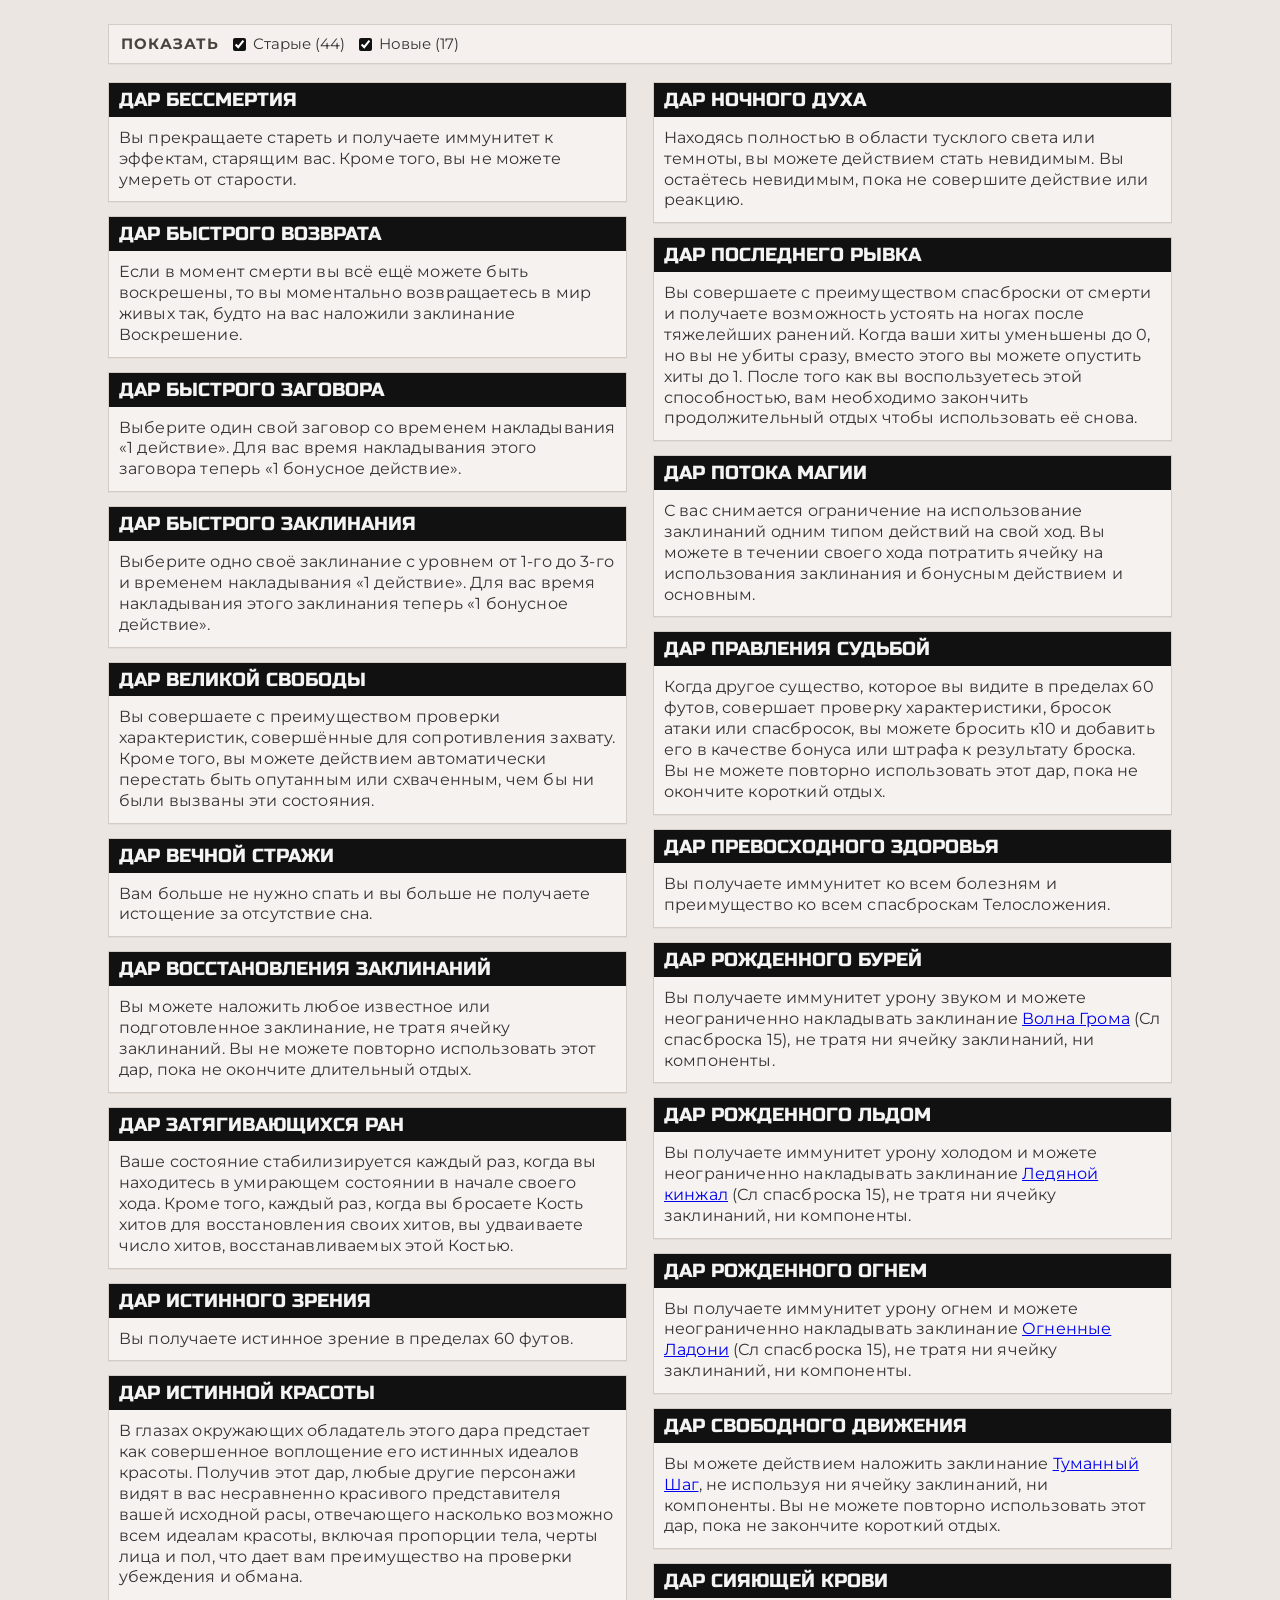
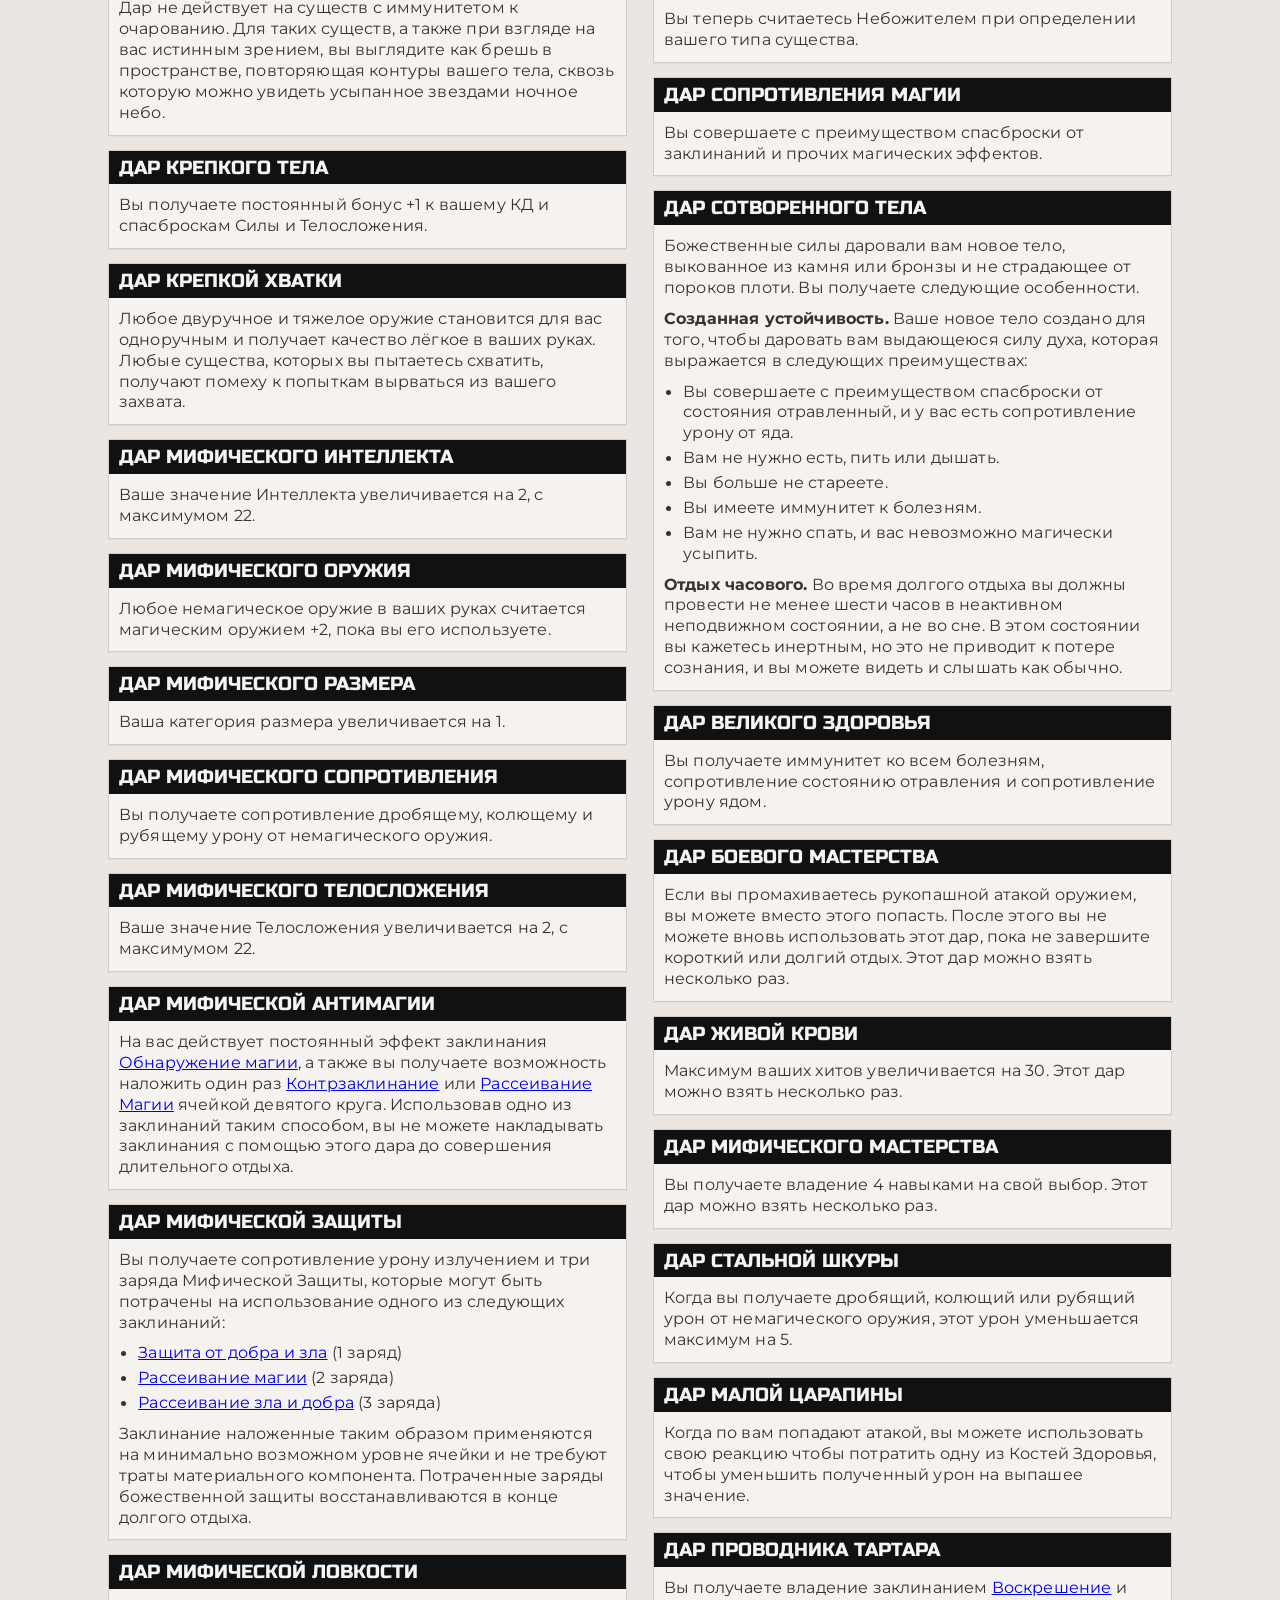
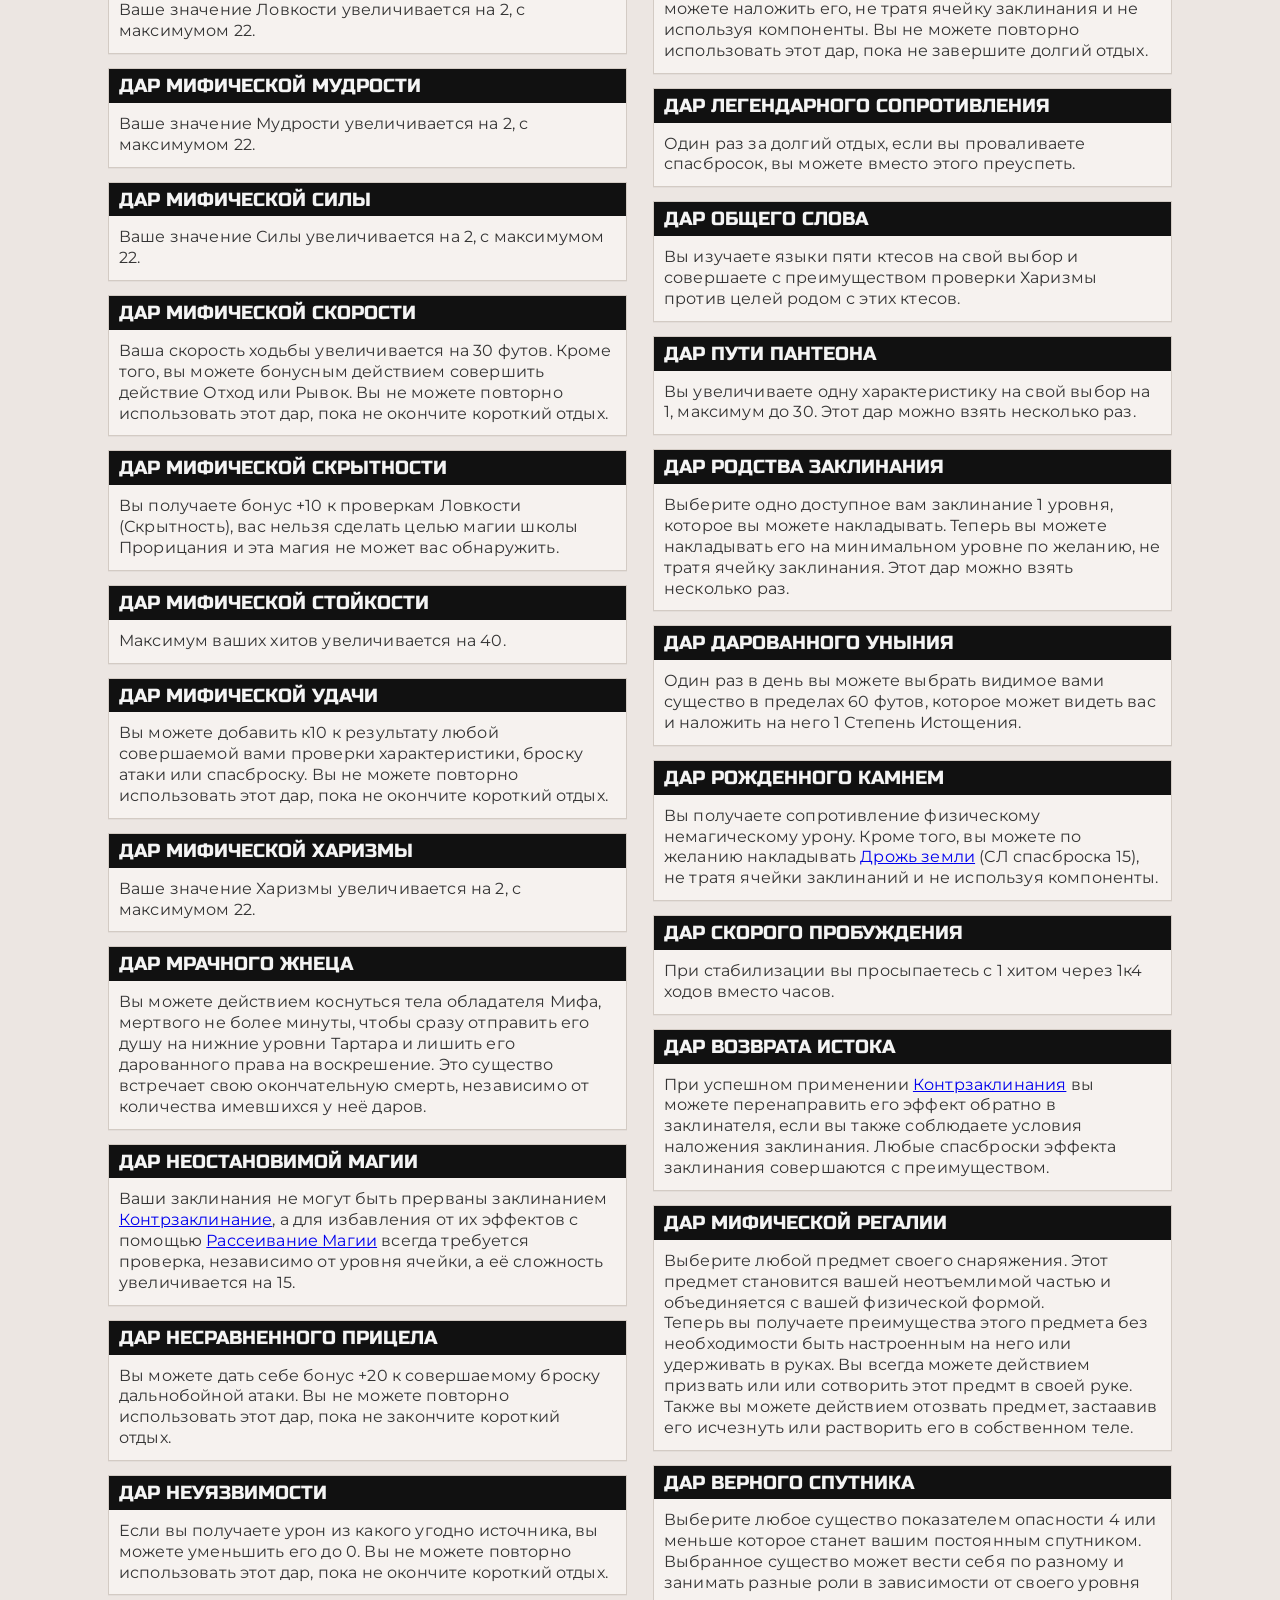
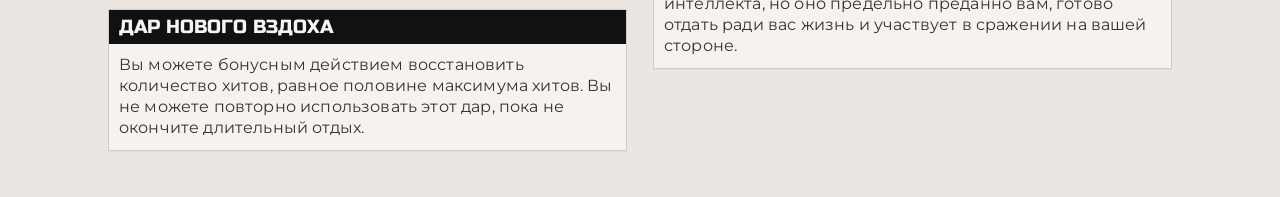
<file: t/nomoteus/bonds/index.html>
<!DOCTYPE html>
<html lang="ru">
<head>
    <meta charset="utf-8">
    <meta name="viewport" content="width=device-width, initial-scale=1">
    <title>Дары</title>
    <meta name="description" content="Список даров в виде простой памятки.">
    <style>

        @import url('https://fonts.googleapis.com/css2?family=Montserrat:ital,wght@0,100..900;1,100..900&family=Russo+One&display=swap');

        :root {
            --page: #ece6e2;
            --paper: #f6f2ef;
            --text: #1c1c1c;
            --muted: #343434;
            --stroke: #d3cbc4;
            --title-bg: #111111;
            --title-fg: #f4f4f4;
            --shadow: 0 1px 0 rgba(0, 0, 0, 0.04);
        }

        * {
            box-sizing: border-box;
        }

        body {
            margin: 0;
            min-height: 100vh;
            background: var(--page);
            color: var(--text);
            font-family: "Montserrat", Helvetica, sans-serif;
        }

        .page {
            width: min(100%, 1100px);
            margin: 0 auto;
            padding: 24px 18px 32px;
        }

        .filters {
            display: flex;
            flex-wrap: wrap;
            align-items: center;
            gap: 10px 14px;
            margin: 0 0 18px;
            padding: 10px 12px;
            background: rgba(246, 242, 239, 0.88);
            border: 1px solid var(--stroke);
            box-shadow: var(--shadow);
        }

        .filters-title {
            margin: 0;
            font-size: 0.92rem;
            text-transform: uppercase;
            letter-spacing: 0.08em;
            color: #49433e;
            font-weight: 700;
        }

        .filter-option {
            display: inline-flex;
            align-items: center;
            gap: 7px;
            color: var(--muted);
            font-size: 0.95rem;
            line-height: 1.1;
            cursor: pointer;
            user-select: none;
        }

        .filter-option input {
            margin: 0;
            accent-color: #111111;
        }

        .grid {
            column-width: 360px;
            column-gap: 26px;
        }

        .card {
            display: inline-block;
            width: 100%;
            background: var(--paper);
            border: 1px solid var(--stroke);
            box-shadow: var(--shadow);
            padding: 10px 10px 12px;
            margin: 0 0 14px;
            break-inside: avoid;
            -webkit-column-break-inside: avoid;
            page-break-inside: avoid;
        }

        .card h2 {
            display: inline-block;
            margin: 0 0 8px;
            padding: 8px 10px 6px;
            background: var(--title-bg);
            color: var(--title-fg);
            font-size: 1.18rem;
            line-height: 1.05;
            font-weight: 700;
            width: calc(100% + 20px);
            margin-left: -10px;
            margin-bottom: -0px;
            position: relative;
            top: -10px;
            text-transform: uppercase;
            font-family: "Russo One", sans-serif;
            font-weight: 100;
        }

        .card p {
            margin: 0;
            color: var(--muted);
            font-size: 1.02rem;
            line-height: 1.28;
            letter-spacing: 0.01em;
        }

        .rich-block {
            color: var(--muted);
            font-size: 1.02rem;
            line-height: 1.28;
            letter-spacing: 0.01em;
        }

        .rich-block ul,
        .rich-block ol {
            margin: 0;
            padding-left: 1.2rem;
        }

        .rich-block li + li {
            margin-top: 4px;
        }

        .kind {
            margin: 0 0 8px;
            color: #5c5c5c;
            font-size: 0.96rem;
            font-style: italic;
            line-height: 1.1;
            font-weight: 500;
        }

        .card p + p {
            margin-top: 10px;
        }

        .card p + .rich-block,
        .card .rich-block + p,
        .card .rich-block + .rich-block {
            margin-top: 10px;
        }

        .status {
            margin: 0;
            color: #5c5c5c;
            font-size: 1rem;
            line-height: 1.3;
        }

        @media (max-width: 760px) {
            .page {
                padding: 18px 14px 24px;
            }

            .grid {
                column-width: auto;
                column-count: 1;
                column-gap: 0;
            }

            .card h2 {
                font-size: 1rem;
            }

            .card p {
                font-size: 0.98rem;
            }
        }
    </style>
</head>
<body>
    <main class="page">
        <section class="filters" id="source-filters" hidden>
            <p class="filters-title">Показать</p>
        </section>
        <section class="grid" id="bonds-list">
            <p class="status">Загрузка даров...</p>
        </section>
    </main>
    <script>
        const bondsList = document.getElementById("bonds-list");
        const sourceFilters = document.getElementById("source-filters");
        const bondsUrl = location.protocol === "file:"
            ? "https://vsnvsu.github.io/t/nomoteus/bonds/bonds.json"
            : "bonds.json";
        let allBonds = [];

        function renderBondCard(bond) {
            const card = document.createElement("article");
            card.className = "card";

            const title = document.createElement("h2");
            title.textContent = bond.title;
            card.appendChild(title);

            const kind = document.createElement("p");
            kind.className = "kind";
            kind.textContent = bond.kind;
            //card.appendChild(kind);

            for (const paragraphText of bond.description) {
                const text = paragraphText.trim();

                if (/^<(ul|ol)>/i.test(text)) {
                    const block = document.createElement("div");
                    block.className = "rich-block";
                    block.innerHTML = text;
                    card.appendChild(block);
                    continue;
                }

                const paragraph = document.createElement("p");
                paragraph.innerHTML = text;
                card.appendChild(paragraph);
            }

            return card;
        }

        function getEnabledGroups() {
            return Array.from(
                sourceFilters.querySelectorAll('input[type="checkbox"]:checked')
            ).map((input) => input.value);
        }

        function renderBonds() {
            const enabledGroups = new Set(getEnabledGroups());
            const visibleBonds = allBonds.filter((bond) => {
                if (bond.source === "original") {
                    return enabledGroups.has("old");
                }

                return enabledGroups.has("new");
            });

            if (!visibleBonds.length) {
                const status = document.createElement("p");
                status.className = "status";
                status.textContent = "Нет даров для выбранных источников.";
                bondsList.replaceChildren(status);
                return;
            }

            bondsList.replaceChildren(...visibleBonds.map(renderBondCard));
        }

        function setupSourceFilters(bonds) {
            const counts = bonds.reduce((acc, bond) => {
                acc[bond.source] = (acc[bond.source] || 0) + 1;
                return acc;
            }, {});

            const oldCount = counts.original || 0;
            const newCount = Object.entries(counts).reduce((sum, [source, count]) => {
                return source === "original" ? sum : sum + count;
            }, 0);

            const groups = [
                { value: "old", label: `Старые (${oldCount})` },
                { value: "new", label: `Новые (${newCount})` },
            ];

            const controls = groups.map((group) => {
                const label = document.createElement("label");
                label.className = "filter-option";

                const input = document.createElement("input");
                input.type = "checkbox";
                input.value = group.value;
                input.checked = true;
                input.addEventListener("change", renderBonds);

                const text = document.createElement("span");
                text.textContent = group.label;

                label.append(input, text);
                return label;
            });

            sourceFilters.replaceChildren(sourceFilters.firstElementChild, ...controls);
            sourceFilters.hidden = false;
        }

        async function loadBonds() {
            try {
                const response = await fetch(bondsUrl, { cache: "no-store" });
                if (!response.ok) {
                    throw new Error("Failed to load bonds.json");
                }

                allBonds = await response.json();
                setupSourceFilters(allBonds);
                renderBonds();
            } catch (error) {
                const status = document.createElement("p");
                status.className = "status";
                status.textContent = location.protocol === "file:"
                    ? "Не удалось загрузить список даров. Откройте страницу через локальный сервер или дождитесь публикации на GitHub Pages."
                    : "Не удалось загрузить список даров.";
                bondsList.replaceChildren(status);
                sourceFilters.hidden = true;
            }
        }

        loadBonds();
    </script>
</body>
</html>
</file>
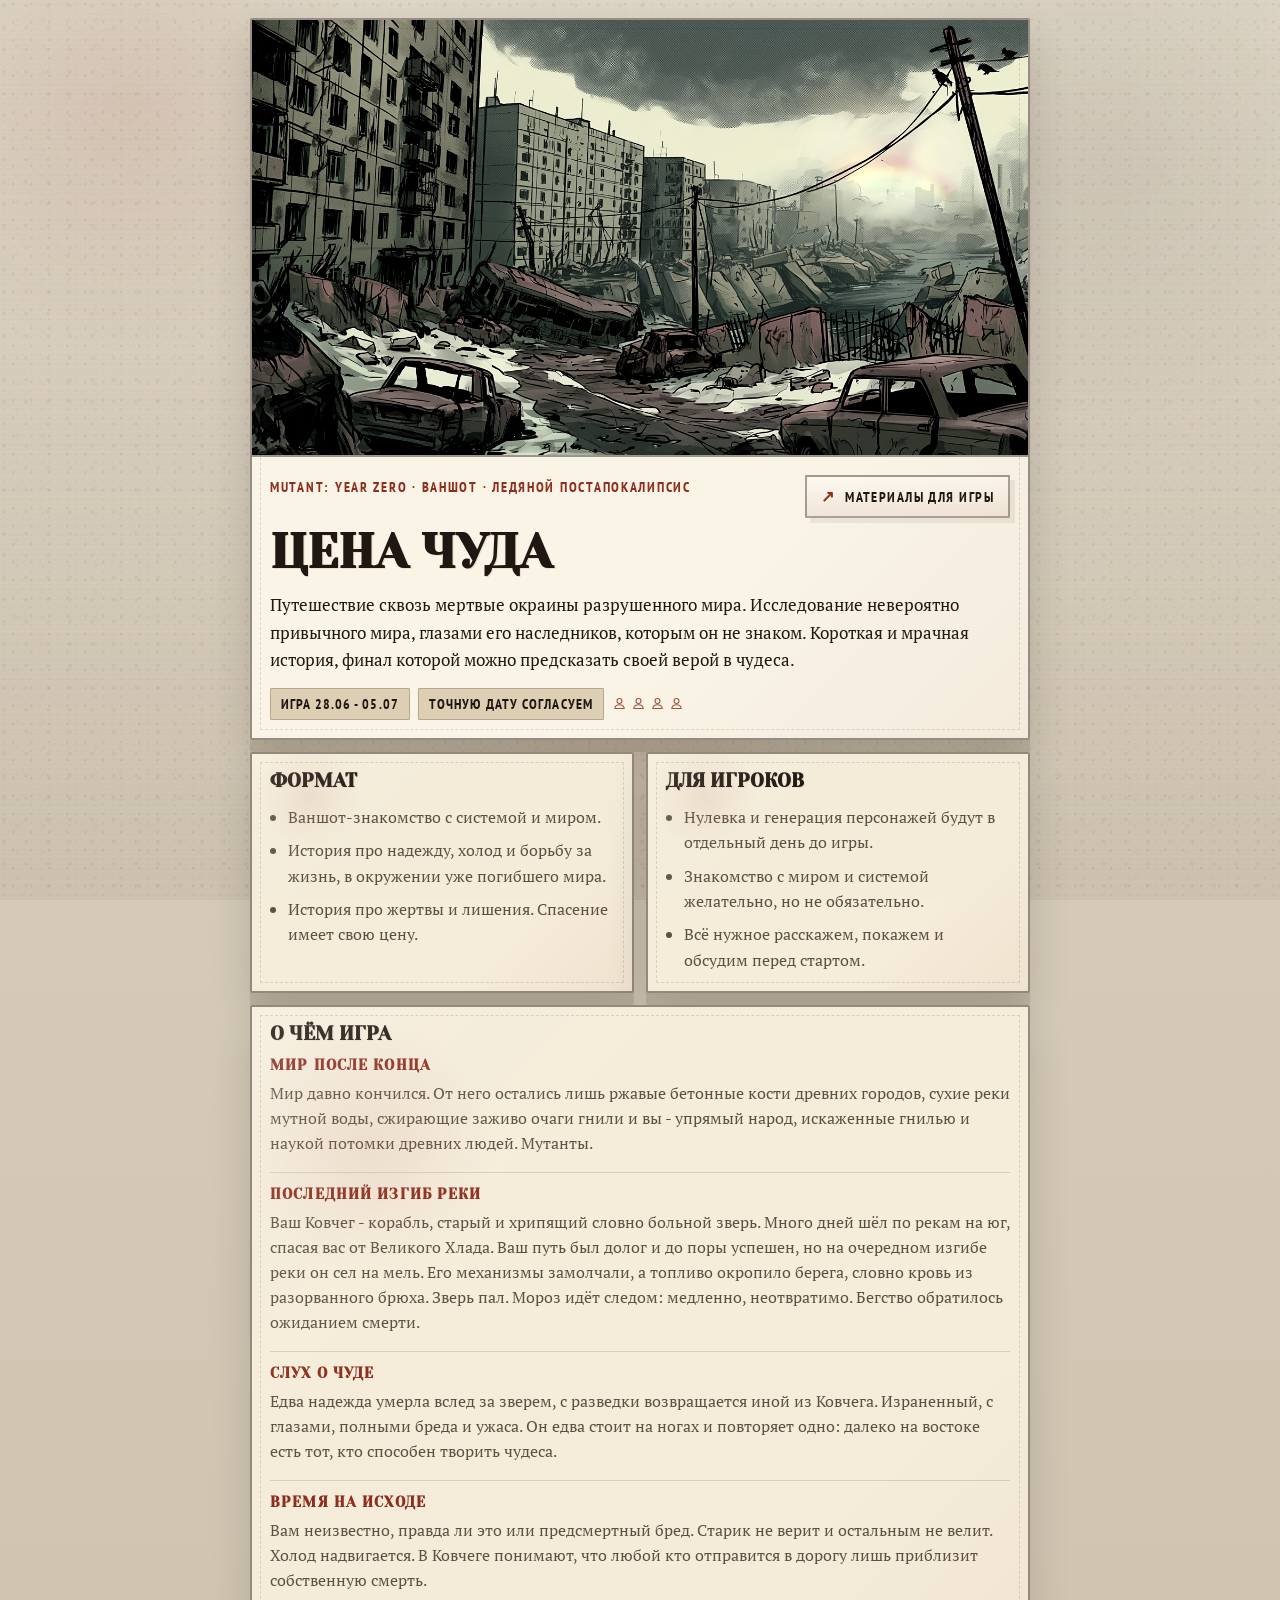
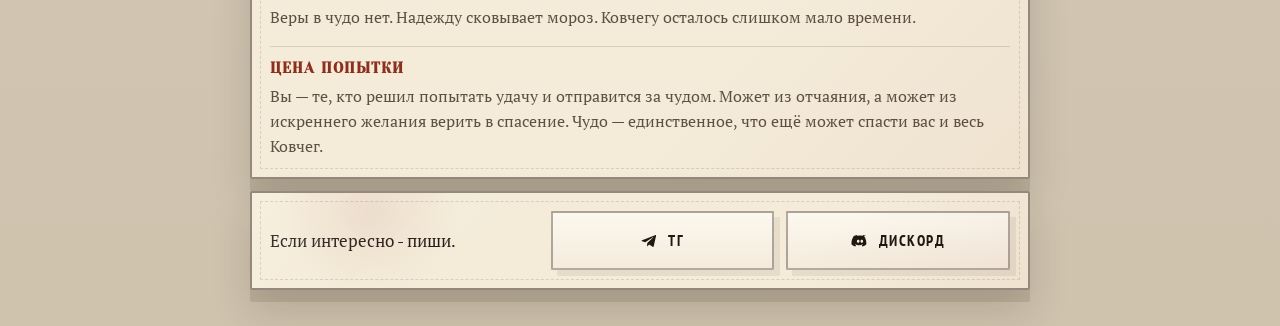
<file: t/p/myz-chudo/index.html>
<!DOCTYPE html>
<html lang="ru">
<head>
    <meta charset="utf-8">
    <meta name="viewport" content="width=device-width, initial-scale=1">
    <title>Цена Чуда</title>
    <meta name="description" content="Путешествие сквозь мертвые окраины разрушенного мира. Короткая и мрачная история о надежде, холоде и цене спасения.">
    <link rel="canonical" href="https://vsnvsu.github.io/t/p/myz-chudo/">
    <meta property="og:locale" content="ru_RU">
    <meta property="og:type" content="website">
    <meta property="og:title" content="Цена Чуда">
    <meta property="og:description" content="Путешествие сквозь мертвые окраины разрушенного мира. Короткая и мрачная история о надежде, холоде и цене спасения.">
    <meta property="og:url" content="https://vsnvsu.github.io/t/p/myz-chudo/">
    <meta property="og:site_name" content="Hatsimufu">
    <meta property="og:image" content="https://vsnvsu.github.io/assets/banners/announce-myz-chudo.png">
    <meta property="og:image:secure_url" content="https://vsnvsu.github.io/assets/banners/announce-myz-chudo.png">
    <meta property="og:image:type" content="image/png">
    <meta property="og:image:width" content="1456">
    <meta property="og:image:height" content="816">
    <meta property="og:image:alt" content="Баннер ваншота Цена Чуда">
    <meta name="twitter:card" content="summary_large_image">
    <meta name="twitter:title" content="Цена Чуда">
    <meta name="twitter:description" content="Путешествие сквозь мертвые окраины разрушенного мира. Короткая и мрачная история о надежде, холоде и цене спасения.">
    <meta name="twitter:image" content="https://vsnvsu.github.io/assets/banners/announce-myz-chudo.png">
    <link rel="preconnect" href="https://fonts.googleapis.com">
    <link rel="preconnect" href="https://fonts.gstatic.com" crossorigin>
    <link href="https://fonts.googleapis.com/css2?family=PT+Sans+Narrow:wght@400;700&family=PT+Serif:wght@400;700&family=Yeseva+One&display=swap" rel="stylesheet">
    <style>
        :root {
            --bg: #d8cfbf;
            --paper: rgba(246, 238, 219, 0.96);
            --paper-strong: rgba(250, 245, 231, 0.98);
            --ink: #1f1711;
            --muted: #5d5043;
            --line: rgba(41, 28, 20, 0.28);
            --line-strong: rgba(41, 28, 20, 0.5);
            --accent: #8d2e1f;
            --accent-soft: #ddcfb3;
            --accent-dim: #7d7668;
            --shadow: 0 12px 0 rgba(61, 42, 29, 0.12), 0 20px 40px rgba(33, 23, 17, 0.16);
            --radius: 2px;
            --radius-soft: 1px;
            --width: 780px;
        }

        * {
            box-sizing: border-box;
        }

        body {
            margin: 0;
            min-height: 100vh;
            font-family: "PT Serif", Georgia, serif;
            color: var(--ink);
            background: linear-gradient(180deg, #d9d0c0 0%, #cfc3ae 100%);
            position: relative;
        }

        body::before {
            content: "";
            position: fixed;
            inset: 0;
            pointer-events: none;
            background:
                radial-gradient(circle at 10% 12%, rgba(141, 46, 31, 0.12), transparent 18%),
                radial-gradient(circle at 86% 18%, rgba(79, 70, 60, 0.12), transparent 22%),
                radial-gradient(circle at 50% 84%, rgba(141, 46, 31, 0.08), transparent 20%),
                linear-gradient(180deg, rgba(255, 251, 240, 0.16), rgba(95, 71, 49, 0.08)),
                radial-gradient(circle, rgba(39, 27, 19, 0.06) 0 1px, transparent 1px 100%);
            background-size: auto, auto, auto, auto, 9px 9px;
            opacity: 0.78;
            z-index: 0;
        }

        body::after {
            content: "";
            position: fixed;
            inset: 0;
            pointer-events: none;
            background:
                radial-gradient(circle at 18% 26%, rgba(36, 24, 18, 0.12) 0 2px, transparent 2px 100%),
                radial-gradient(circle at 76% 22%, rgba(36, 24, 18, 0.1) 0 1.6px, transparent 1.6px 100%),
                radial-gradient(circle at 66% 76%, rgba(141, 46, 31, 0.08) 0 2px, transparent 2px 100%),
                repeating-linear-gradient(0deg, rgba(60, 42, 30, 0.035) 0 1px, transparent 1px 5px);
            background-size: 22px 22px, 18px 18px, 26px 26px, auto;
            opacity: 0.32;
            mix-blend-mode: multiply;
            z-index: 0;
        }

        img {
            display: block;
            max-width: 100%;
        }

        a {
            color: inherit;
        }

        .page {
            width: min(calc(100% - 24px), var(--width));
            margin: 0 auto;
            padding: 18px 0 36px;
            position: relative;
            z-index: 1;
        }

        .stack {
            display: grid;
            gap: 12px;
        }

        .card {
            position: relative;
            overflow: hidden;
            background: var(--paper);
            border: 2px solid rgba(34, 23, 17, 0.46);
            border-radius: var(--radius);
            box-shadow: var(--shadow);
        }

        .card::before {
            content: "";
            position: absolute;
            inset: 0;
            background:
                radial-gradient(circle at 15% 18%, rgba(141, 46, 31, 0.08), transparent 14%),
                linear-gradient(135deg, rgba(255, 255, 255, 0.15), transparent 32%, transparent 70%, rgba(141, 46, 31, 0.05));
            pointer-events: none;
        }

        .card::after {
            content: "";
            position: absolute;
            inset: 8px;
            border: 1px dashed rgba(42, 29, 21, 0.14);
            border-radius: var(--radius-soft);
            pointer-events: none;
        }

        .hero {
            background: var(--paper-strong);
        }

        .hero img {
            aspect-ratio: 16 / 9;
            object-fit: cover;
            filter: saturate(0.72) contrast(1.06) sepia(0.08);
            border-bottom: 2px solid rgba(34, 23, 17, 0.42);
        }

        .hero-body,
        .section {
            padding: 18px;
        }

        .hero-top {
            display: flex;
            justify-content: space-between;
            align-items: flex-start;
            gap: 12px;
            margin-bottom: 10px;
        }

        .eyebrow {
            margin: 0;
            font-family: "PT Sans Narrow", sans-serif;
            font-size: 0.9rem;
            font-weight: 700;
            letter-spacing: 0.12em;
            text-transform: uppercase;
            color: var(--accent);
        }

        h1,
        h2,
        h3 {
            margin: 0;
            line-height: 1.04;
            font-family: "Yeseva One", serif;
            text-transform: uppercase;
            color: var(--ink);
        }

        h1 {
            font-size: clamp(1.9rem, 4vw, 3rem);
            text-shadow: 1px 1px 0 rgba(141, 46, 31, 0.12);
        }

        h2 {
            font-size: 1.18rem;
            margin-bottom: 14px;
            text-shadow: 1px 1px 0 rgba(141, 46, 31, 0.08);
        }

        h3 {
            font-size: 0.88rem;
            letter-spacing: 0.08em;
            color: var(--accent);
            margin-bottom: 8px;
        }

        p {
            margin: 0;
            font-size: 1rem;
            line-height: 1.6;
            color: var(--muted);
        }

        p + p {
            margin-top: 12px;
        }

        .lead {
            margin-top: 14px;
            color: var(--ink);
            font-size: 1.07rem;
        }

        .meta {
            display: flex;
            flex-wrap: wrap;
            gap: 8px;
            margin-top: 14px;
        }

        .hero-link {
            display: inline-flex;
            align-items: center;
            justify-content: center;
            gap: 10px;
            padding: 10px 14px;
            border: 2px solid rgba(34, 23, 17, 0.38);
            border-radius: var(--radius-soft);
            background:
                linear-gradient(180deg, rgba(255, 255, 255, 0.34), rgba(141, 46, 31, 0.08)),
                var(--paper-strong);
            color: var(--ink);
            font-family: "PT Sans Narrow", sans-serif;
            font-size: 0.9rem;
            font-weight: 700;
            letter-spacing: 0.1em;
            text-transform: uppercase;
            text-decoration: none;
            box-shadow: 5px 5px 0 rgba(61, 42, 29, 0.08);
            transition: transform 140ms ease, border-color 140ms ease, box-shadow 140ms ease, background 140ms ease;
        }

        .hero-link::before {
            content: "↗";
            font-size: 1rem;
            line-height: 1;
            color: var(--accent);
        }

        .hero-link:hover,
        .hero-link:focus-visible {
            transform: translateY(-1px);
            border-color: rgba(141, 46, 31, 0.54);
            background:
                linear-gradient(180deg, rgba(255, 255, 255, 0.42), rgba(141, 46, 31, 0.12)),
                var(--paper-strong);
            box-shadow: 7px 7px 0 rgba(61, 42, 29, 0.1);
            outline: none;
        }

        .pill {
            padding: 6px 10px;
            border-radius: var(--radius-soft);
            border: 1px solid rgba(42, 29, 21, 0.22);
            background: var(--accent-soft);
            color: var(--ink);
            font-family: "PT Sans Narrow", sans-serif;
            font-size: 0.86rem;
            font-weight: 700;
            letter-spacing: 0.08em;
            text-transform: uppercase;
            white-space: nowrap;
        }

        .player-indicator {
            display: inline-flex;
            align-items: center;
        }

        .player-icons {
            display: inline-flex;
            align-items: center;
            gap: 4px;
        }

        .player-icon {
            width: 15px;
            height: 15px;
            flex: 0 0 15px;
        }

        .player-icon.filled {
            fill: var(--accent);
            opacity: 0.95;
        }

        .player-icon.outline {
            fill: none;
            stroke: var(--accent);
            stroke-width: 1.7;
            opacity: 0.82;
        }

        .grid {
            display: grid;
            grid-template-columns: 1fr 1fr;
            gap: 12px;
        }

        .story-sections {
            display: grid;
            gap: 16px;
        }

        .story-section + .story-section {
            padding-top: 14px;
            border-top: 1px solid rgba(42, 29, 21, 0.14);
        }

        .story-section p {
            font-size: 0.98rem;
        }

        .accent {
            color: var(--ink);
            font-weight: 700;
        }

        .list {
            margin: 0;
            padding-left: 18px;
            color: var(--muted);
        }

        .list li {
            line-height: 1.58;
        }

        .list li + li {
            margin-top: 8px;
        }

        .feedback-grid {
            display: grid;
            grid-template-columns: 1.2fr 1fr 1fr;
            gap: 12px;
            align-items: stretch;
        }

        .feedback-copy {
            display: flex;
            align-items: center;
            min-height: 100%;
        }

        .feedback-copy p {
            color: var(--ink);
            font-size: 1.08rem;
        }

        .feedback-link {
            display: flex;
            align-items: center;
            justify-content: center;
            gap: 10px;
            min-height: 100%;
            padding: 18px 16px;
            border: 2px solid rgba(34, 23, 17, 0.34);
            border-radius: var(--radius-soft);
            background:
                linear-gradient(180deg, rgba(255, 255, 255, 0.32), rgba(141, 46, 31, 0.05)),
                var(--paper-strong);
            color: var(--ink);
            font-family: "PT Sans Narrow", sans-serif;
            font-size: 0.94rem;
            font-weight: 700;
            letter-spacing: 0.1em;
            text-transform: uppercase;
            text-decoration: none;
            text-align: center;
            box-shadow: 6px 6px 0 rgba(61, 42, 29, 0.08);
            transition: transform 140ms ease, border-color 140ms ease, box-shadow 140ms ease, background 140ms ease;
        }

        .feedback-link svg {
            width: 18px;
            height: 18px;
            flex: 0 0 18px;
            fill: currentColor;
        }

        .feedback-link:hover,
        .feedback-link:focus-visible {
            transform: translateY(-1px);
            border-color: rgba(141, 46, 31, 0.58);
            box-shadow: 8px 8px 0 rgba(61, 42, 29, 0.1);
            outline: none;
        }

        @media (max-width: 760px) {
            body::before {
                opacity: 0.62;
            }

            body::after {
                opacity: 0.2;
            }

            .page {
                width: min(calc(100% - 16px), var(--width));
                padding-top: 12px;
                padding-bottom: 24px;
            }

            .hero-body,
            .section {
                padding: 14px;
            }

            .hero-top {
                flex-direction: column;
                align-items: stretch;
            }

            .hero-link {
                width: 100%;
            }

            .grid,
            .feedback-grid {
                grid-template-columns: 1fr;
            }
        }

    </style>
</head>
<body>
    <main class="page stack">
        <section class="card hero">
            <img src="../../../assets/banners/announce-myz-chudo.webp" alt="Баннер игры Цена Чуда">
            <div class="hero-body">
                <div class="hero-top">
                    <p class="eyebrow">Mutant: Year Zero · Ваншот · Ледяной постапокалипсис</p>
                    <a class="hero-link" href="https://drive.google.com/drive/folders/1t2A6sRUhheREyzf0tevL29utO8sANkDl?usp=sharing" target="_blank" rel="noopener noreferrer">Материалы для игры</a>
                </div>
                <h1>Цена Чуда</h1>
                <p class="lead">
                    Путешествие сквозь мертвые окраины разрушенного мира. Исследование невероятно привычного мира, глазами его наследников, которым он не знаком. Короткая и мрачная история, финал которой можно предсказать своей верой в чудеса.
                </p>
                <div class="meta">
                    <span class="pill">Игра 28.06 - 05.07</span>
                    <span class="pill">Точную дату согласуем</span>
                    <span class="player-indicator">
                        <span class="player-icons" aria-label="Два занятых и два свободных места">
                            <svg class="player-icon outline" viewBox="0 0 24 24" aria-hidden="true">
                                <circle cx="12" cy="8" r="4"></circle>
                                <path d="M4.5 20c.4-3.6 3.3-6 7.5-6s7.1 2.4 7.5 6Z"></path>
                            </svg>
                            <svg class="player-icon outline" viewBox="0 0 24 24" aria-hidden="true">
                                <circle cx="12" cy="8" r="4"></circle>
                                <path d="M4.5 20c.4-3.6 3.3-6 7.5-6s7.1 2.4 7.5 6Z"></path>
                            </svg>
                            <svg class="player-icon outline" viewBox="0 0 24 24" aria-hidden="true">
                                <circle cx="12" cy="8" r="4"></circle>
                                <path d="M4.5 20c.4-3.6 3.3-6 7.5-6s7.1 2.4 7.5 6Z"></path>
                            </svg>
                            <svg class="player-icon outline" viewBox="0 0 24 24" aria-hidden="true">
                                <circle cx="12" cy="8" r="4"></circle>
                                <path d="M4.5 20c.4-3.6 3.3-6 7.5-6s7.1 2.4 7.5 6Z"></path>
                            </svg>
                        </span>
                    </span>
                </div>
            </div>
        </section>

        <section class="grid">
            <section class="card section">
                <h2>Формат</h2>
                <ul class="list">
                    <li>Ваншот-знакомство с системой и миром.</li>
                    <li>История про надежду, холод и борьбу за жизнь, в окружении уже погибшего мира.</li>
                    <li>История про жертвы и лишения. Спасение имеет свою цену.</li>
                </ul>
            </section>

            <section class="card section">
                <h2>Для игроков</h2>
                <ul class="list">
                    <li>Нулевка и генерация персонажей будут в отдельный день до игры.</li>
                    <li>Знакомство с миром и системой желательно, но не обязательно.</li>
                    <li>Всё нужное расскажем, покажем и обсудим перед стартом.</li>
                </ul>
            </section>
        </section>

        <section class="card section">
            <h2>О чём игра</h2>
            <div class="story-sections">
                <div class="story-section">
                    <h3>Мир после конца</h3>
                    <p>
                        Мир давно кончился. От него остались лишь ржавые бетонные кости древних городов, сухие реки мутной воды, сжирающие заживо очаги гнили и вы - упрямый народ, искаженные гнилью и наукой потомки древних людей. Мутанты.
                    </p>
                </div>
                <div class="story-section">
                    <h3>Последний изгиб реки</h3>
                    <p>
                        Ваш Ковчег - корабль, старый и хрипящий словно больной зверь. Много дней шёл по рекам на юг, спасая вас от Великого Хлада. Ваш путь был долог и до поры успешен, но на очередном изгибе реки он сел на мель. Его механизмы замолчали, а топливо окропило берега, словно кровь из разорванного брюха. Зверь пал. Мороз идёт следом: медленно, неотвратимо. Бегство обратилось ожиданием смерти.
                    </p>
                </div>
                <div class="story-section">
                    <h3>Слух о чуде</h3>
                    <p>
                        Едва надежда умерла вслед за зверем, с разведки возвращается иной из Ковчега. Израненный, с глазами, полными бреда и ужаса. Он едва стоит на ногах и повторяет одно: далеко на востоке есть тот, кто способен творить чудеса.
                    </p>
                </div>
                <div class="story-section">
                    <h3>Время на исходе</h3>
                    <p>
                        Вам неизвестно, правда ли это или предсмертный бред. Старик не верит и остальным не велит. Холод надвигается. В Ковчеге понимают, что любой кто отправится в дорогу лишь приблизит собственную смерть.
                    </p>
                    <p>
                        Веры в чудо нет. Надежду сковывает мороз. Ковчегу осталось слишком мало времени.
                    </p>
                </div>
                <div class="story-section">
                    <h3>Цена попытки</h3>
                    <p>
                        Вы — те, кто решил попытать удачу и отправится за чудом. Может из отчаяния, а может из искреннего желания верить в спасение. Чудо — единственное, что ещё может спасти вас и весь Ковчег.
                    </p>
                </div>
            </div>
        </section>

        <section class="card section">
            <div class="feedback-grid">
                <div class="feedback-copy">
                    <p>Если интересно - пиши.</p>
                </div>
                <a class="feedback-link" href="https://t.me/hatsimufu" target="_blank" rel="noopener noreferrer" aria-label="Написать в Telegram">
                    <svg viewBox="0 0 24 24" aria-hidden="true">
                        <path d="M21.5 4.5 18.3 19c-.2 1-.8 1.2-1.6.8l-4.4-3.2-2.1 2c-.2.2-.4.4-.8.4l.3-4.5 8.2-7.4c.4-.3-.1-.5-.6-.2L7 13.5l-4.3-1.3c-.9-.3-.9-.9.2-1.3L20 4.2c.8-.3 1.6.2 1.5 1.3Z"/>
                    </svg>
                    <span>ТГ</span>
                </a>
                <a class="feedback-link" href="https://discord.com/users/297737020325888011" target="_blank" rel="noopener noreferrer" aria-label="Написать в Discord">
                    <svg viewBox="0 0 24 24" aria-hidden="true">
                        <path d="M20.3 5.4A16.7 16.7 0 0 0 16.2 4l-.2.4-.2.6A15.4 15.4 0 0 0 12 4.6 15.4 15.4 0 0 0 8.2 5l-.2-.6-.2-.4a16.7 16.7 0 0 0-4.1 1.4C1.1 9.3.4 13 .7 16.7a16.9 16.9 0 0 0 5 2.6l1.1-1.8a10.8 10.8 0 0 1-1.7-.8l.4-.3c3.3 1.5 6.9 1.5 10.1 0l.4.3c-.5.3-1.1.6-1.7.8l1.1 1.8a16.9 16.9 0 0 0 5-2.6c.4-4.3-.7-8-2.9-11.3ZM9.6 14.4c-1 0-1.8-.9-1.8-2s.8-2 1.8-2 1.8.9 1.8 2-.8 2-1.8 2Zm4.8 0c-1 0-1.8-.9-1.8-2s.8-2 1.8-2 1.8.9 1.8 2-.8 2-1.8 2Z"/>
                    </svg>
                    <span>Дискорд</span>
                </a>
            </div>
        </section>

    </main>
</body>
</html>
</file>
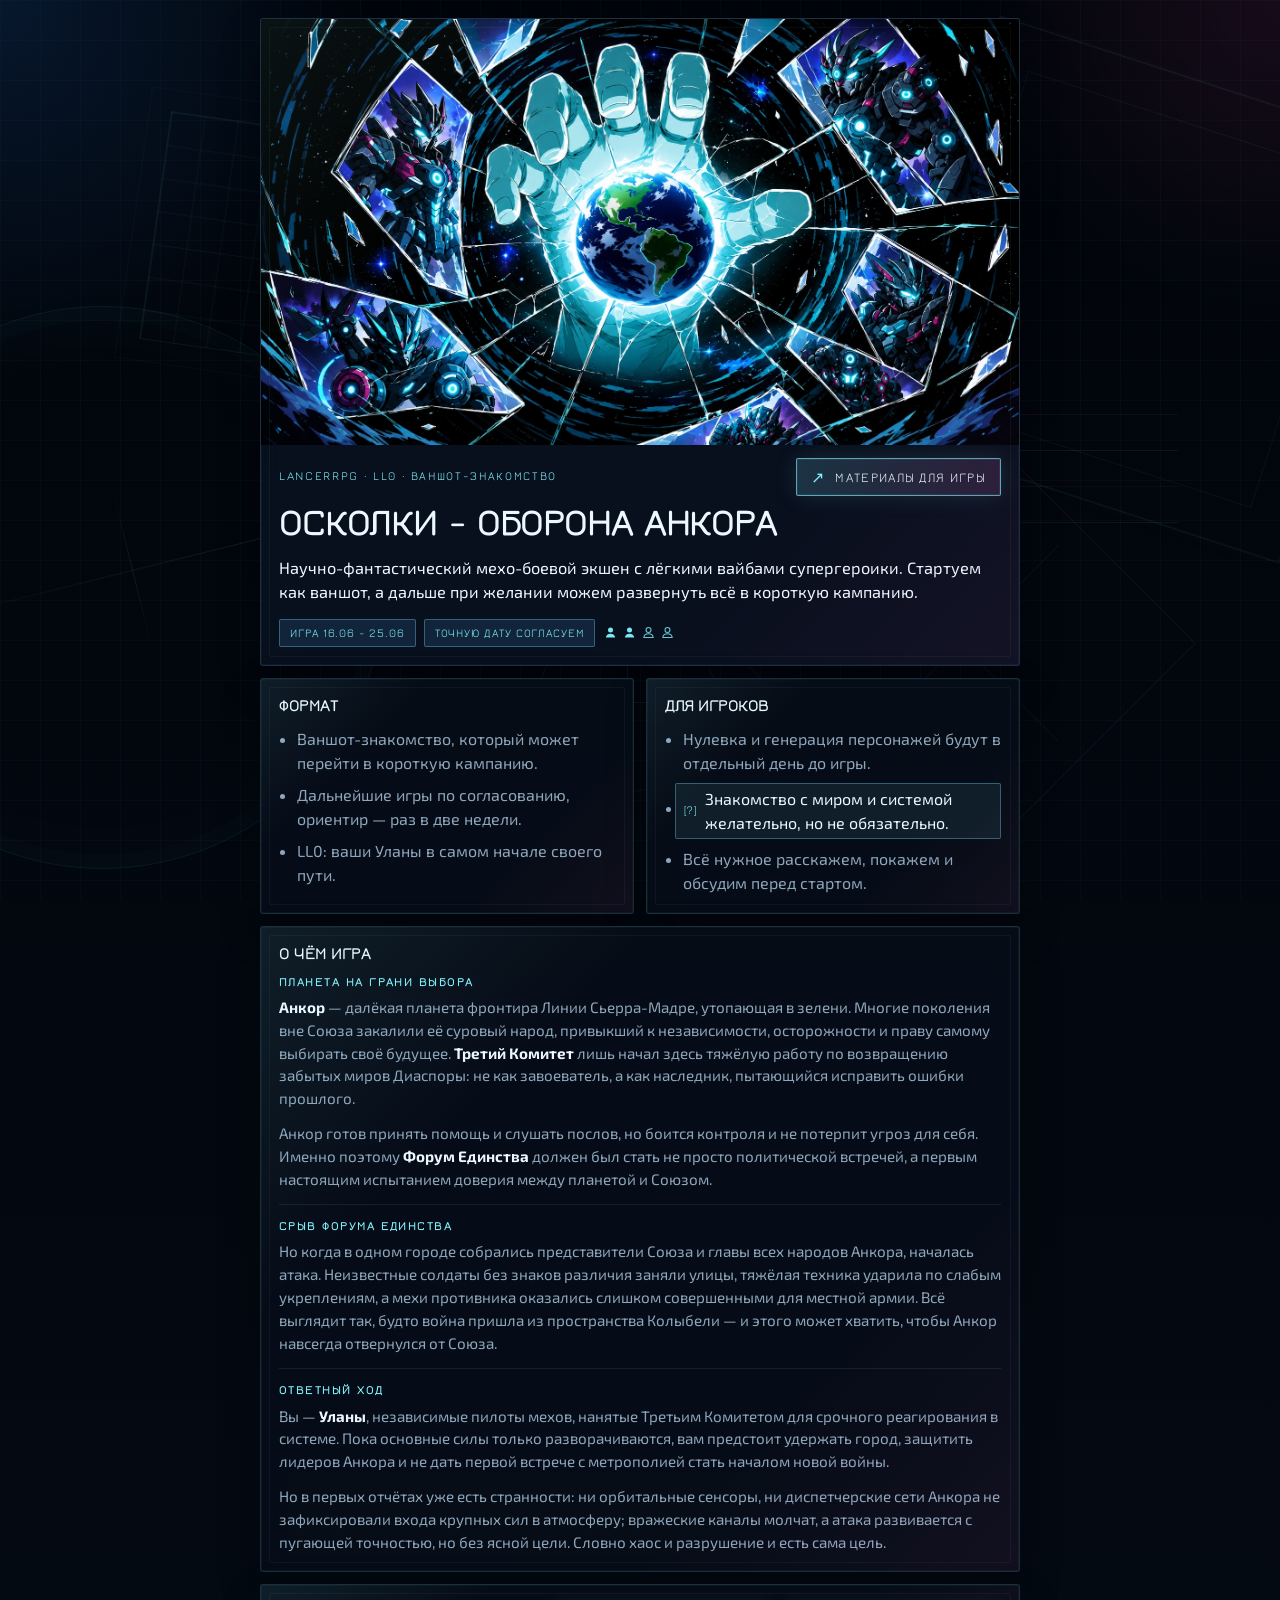
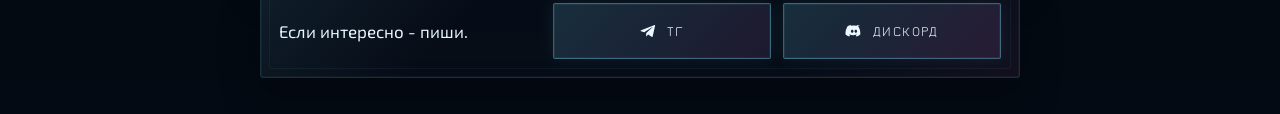
<file: t/p/oskolki-acnor/index.html>
<!DOCTYPE html>
<html lang="ru">
<head>
    <meta charset="utf-8">
    <meta name="viewport" content="width=device-width, initial-scale=1">
    <title>Осколки - Оборона Анкора</title>
    <meta name="description" content="Минималистичный sci-fi анонс игры «Осколки - Оборона Анкора» по LancerRPG.">
    <link rel="preconnect" href="https://fonts.googleapis.com">
    <link rel="preconnect" href="https://fonts.gstatic.com" crossorigin>
    <link href="https://fonts.googleapis.com/css2?family=Exo+2:wght@500;600;700&family=Jura:wght@500;700&display=swap" rel="stylesheet">
    <style>
        :root {
            --bg: #030711;
            --bg-soft: #07101d;
            --paper: rgba(8, 14, 25, 0.8);
            --paper-strong: rgba(9, 17, 31, 0.92);
            --text: #ecf8ff;
            --muted: #8ea6bc;
            --line: rgba(120, 226, 255, 0.16);
            --line-strong: rgba(120, 226, 255, 0.34);
            --accent: #81f3ff;
            --accent-hot: #ff5cb9;
            --accent-soft: rgba(19, 38, 60, 0.92);
            --shadow: 0 18px 40px rgba(0, 0, 0, 0.28);
            --radius: 3px;
            --radius-soft: 2px;
            --width: 760px;
        }

        * {
            box-sizing: border-box;
        }

        body {
            margin: 0;
            min-height: 100vh;
            font-family: "Exo 2", "Segoe UI", sans-serif;
            color: var(--text);
            background: linear-gradient(180deg, #02050b 0%, #040a13 100%);
            position: relative;
        }

        body::before {
            content: "";
            position: fixed;
            inset: 0;
            pointer-events: none;
            background:
                radial-gradient(circle at top left, rgba(34, 109, 196, 0.26), transparent 24%),
                radial-gradient(circle at top right, rgba(255, 92, 185, 0.12), transparent 20%),
                linear-gradient(180deg, rgba(2, 5, 11, 0.15) 0%, rgba(4, 10, 19, 0.15) 100%),
                linear-gradient(rgba(129, 243, 255, 0.04) 1px, transparent 1px),
                linear-gradient(90deg, rgba(129, 243, 255, 0.04) 1px, transparent 1px);
            background-size: auto, auto, auto, 40px 40px, 40px 40px;
            opacity: 0.72;
            z-index: 0;
        }

        img {
            display: block;
            max-width: 100%;
        }

        a {
            color: inherit;
        }

        .page {
            width: min(calc(100% - 24px), var(--width));
            margin: 0 auto;
            padding: 18px 0 36px;
            position: relative;
            z-index: 1;
        }

        .ambient-geometry {
            position: fixed;
            inset: 0;
            overflow: hidden;
            pointer-events: none;
            z-index: 0;
        }

        .geo {
            position: absolute;
            display: block;
            opacity: 0.34;
        }

        .geo-frame {
            top: 8%;
            right: -6vmax;
            width: 34vmax;
            height: 34vmax;
            border: 1px solid rgba(129, 243, 255, 0.22);
            box-shadow:
                inset 0 0 0 1px rgba(129, 243, 255, 0.1),
                0 0 28px rgba(129, 243, 255, 0.06);
            transform: rotate(18deg);
            animation: geoFloatA 26s ease-in-out infinite;
        }

        .geo-frame::before {
            content: "";
            position: absolute;
            inset: 10%;
            border: 1px solid rgba(129, 243, 255, 0.16);
        }

        .geo-ring {
            left: -14vmax;
            top: 34%;
            width: 44vmax;
            height: 44vmax;
            border-radius: 50%;
            border: 1px solid rgba(129, 243, 255, 0.22);
            box-shadow:
                inset 0 0 0 14px rgba(129, 243, 255, 0.04),
                inset 0 0 0 40px rgba(129, 243, 255, 0.025),
                0 0 36px rgba(129, 243, 255, 0.04);
            animation: geoSpin 42s linear infinite;
        }

        .geo-diamond {
            right: 12%;
            bottom: 10%;
            width: 26vmax;
            height: 26vmax;
            border: 1px solid rgba(255, 92, 185, 0.24);
            transform: rotate(45deg);
            animation: geoFloatB 22s ease-in-out infinite;
        }

        .geo-diamond::before,
        .geo-diamond::after {
            content: "";
            position: absolute;
            background: rgba(255, 92, 185, 0.24);
        }

        .geo-diamond::before {
            inset: 50% 8% auto 8%;
            height: 1px;
        }

        .geo-diamond::after {
            inset: 8% auto 8% 50%;
            width: 1px;
        }

        .geo-line {
            left: -10vmax;
            top: 56%;
            width: 82vmax;
            height: 1px;
            background: linear-gradient(90deg, transparent, rgba(129, 243, 255, 0.34), transparent);
            transform: rotate(-14deg);
            animation: geoSweep 18s ease-in-out infinite;
        }

        .geo-line::before {
            content: "";
            position: absolute;
            left: 24%;
            top: -6vmax;
            width: 1px;
            height: 12vmax;
            background: linear-gradient(180deg, transparent, rgba(129, 243, 255, 0.24), transparent);
        }

        .geo-gridbox {
            left: 12%;
            top: 14%;
            width: 18vmax;
            height: 18vmax;
            border: 1px solid rgba(129, 243, 255, 0.18);
            background-image:
                linear-gradient(rgba(129, 243, 255, 0.14) 1px, transparent 1px),
                linear-gradient(90deg, rgba(129, 243, 255, 0.14) 1px, transparent 1px);
            background-size: 2.6vmax 2.6vmax;
            transform: rotate(8deg);
            animation: geoFloatC 24s ease-in-out infinite;
        }

        .geo-gridbox::before {
            content: "";
            position: absolute;
            inset: -10%;
            border: 1px solid rgba(129, 243, 255, 0.08);
        }

        .geo-hex {
            left: 56%;
            top: 18%;
            width: 16vmax;
            height: 18vmax;
            border: 1px solid rgba(129, 243, 255, 0.2);
            clip-path: polygon(25% 6%, 75% 6%, 100% 50%, 75% 94%, 25% 94%, 0 50%);
            animation: geoPulse 20s ease-in-out infinite;
        }

        .geo-hex::before {
            content: "";
            position: absolute;
            inset: 14%;
            border: 1px solid rgba(129, 243, 255, 0.12);
            clip-path: polygon(25% 6%, 75% 6%, 100% 50%, 75% 94%, 25% 94%, 0 50%);
        }

        .geo-bars {
            right: 8%;
            top: 46%;
            width: 18vmax;
            height: 10vmax;
            background:
                linear-gradient(180deg,
                    rgba(255, 92, 185, 0.22) 0 1px,
                    transparent 1px 28%,
                    rgba(129, 243, 255, 0.22) 28% calc(28% + 1px),
                    transparent calc(28% + 1px) 56%,
                    rgba(255, 92, 185, 0.18) 56% calc(56% + 1px),
                    transparent calc(56% + 1px) 84%,
                    rgba(129, 243, 255, 0.18) 84% calc(84% + 1px),
                    transparent calc(84% + 1px));
            animation: geoFloatD 19s ease-in-out infinite;
        }

        .geo-crosshair {
            left: 42%;
            bottom: 12%;
            width: 14vmax;
            height: 14vmax;
            border-radius: 50%;
            border: 1px solid rgba(129, 243, 255, 0.18);
            animation: geoPulse 18s ease-in-out infinite;
        }

        .geo-crosshair::before,
        .geo-crosshair::after {
            content: "";
            position: absolute;
            background: rgba(129, 243, 255, 0.22);
        }

        .geo-crosshair::before {
            inset: 50% 12% auto 12%;
            height: 1px;
        }

        .geo-crosshair::after {
            inset: 12% auto 12% 50%;
            width: 1px;
        }

        .stack {
            display: grid;
            gap: 12px;
        }

        .card {
            background: var(--paper);
            border: 1px solid var(--line);
            border-radius: var(--radius);
            box-shadow: var(--shadow);
            -webkit-backdrop-filter: blur(10px);
            backdrop-filter: blur(10px);
            position: relative;
            overflow: hidden;
            box-shadow:
                0 18px 40px rgba(0, 0, 0, 0.28),
                inset 0 0 0 1px rgba(129, 243, 255, 0.04);
        }

        .card::before {
            content: "";
            position: absolute;
            inset: 0;
            background: linear-gradient(135deg, rgba(129, 243, 255, 0.08), transparent 28%, transparent 72%, rgba(255, 92, 185, 0.05));
            pointer-events: none;
        }

        .card::after {
            content: "";
            position: absolute;
            inset: 8px;
            border: 1px solid rgba(129, 243, 255, 0.05);
            border-radius: var(--radius-soft);
            pointer-events: none;
        }

        .hero {
            background: var(--paper-strong);
        }

        .hero img {
            aspect-ratio: 16 / 9;
            object-fit: cover;
        }

        .hero-body,
        .section {
            padding: 18px;
        }

        .hero-top {
            display: flex;
            justify-content: space-between;
            align-items: flex-start;
            gap: 12px;
            margin-bottom: 10px;
        }

        .eyebrow {
            margin: 0;
            font-family: "Jura", sans-serif;
            font-size: 0.74rem;
            letter-spacing: 0.14em;
            text-transform: uppercase;
            color: var(--accent);
        }

        h1,
        h2,
        h3 {
            margin: 0;
            line-height: 1.08;
            letter-spacing: -0.03em;
            font-family: "Jura", sans-serif;
            text-transform: uppercase;
        }

        h1 {
            font-size: clamp(1.45rem, 3vw, 2.35rem);
        }

        h2 {
            font-size: 1.04rem;
            margin-bottom: 12px;
        }

        h3 {
            font-size: 0.76rem;
            letter-spacing: 0.12em;
            color: var(--accent);
            margin-bottom: 8px;
        }

        p {
            margin: 0;
            line-height: 1.5;
            color: var(--muted);
            font-size: 0.98rem;
        }

        p + p {
            margin-top: 12px;
        }

        .lead {
            margin-top: 14px;
            color: var(--text);
            font-size: 1.02rem;
        }

        .meta {
            display: flex;
            flex-wrap: wrap;
            gap: 8px;
            margin-top: 14px;
        }

        .hero-link {
            display: inline-flex;
            align-items: center;
            justify-content: center;
            gap: 10px;
            padding: 10px 14px;
            border: 1px solid rgba(129, 243, 255, 0.62);
            border-radius: var(--radius-soft);
            background:
                linear-gradient(90deg, rgba(129, 243, 255, 0.14), rgba(255, 92, 185, 0.12)),
                rgba(11, 22, 39, 0.94);
            color: var(--text);
            font-family: "Jura", sans-serif;
            font-size: 0.82rem;
            letter-spacing: 0.1em;
            text-transform: uppercase;
            text-decoration: none;
            box-shadow:
                0 0 0 1px rgba(129, 243, 255, 0.08) inset,
                0 0 24px rgba(129, 243, 255, 0.12);
            transition: transform 140ms ease, border-color 140ms ease, box-shadow 140ms ease, background 140ms ease;
        }

        .hero-link::before {
            content: "↗";
            font-size: 1rem;
            line-height: 1;
            color: var(--accent);
        }

        .hero-link:hover,
        .hero-link:focus-visible {
            transform: translateY(-1px);
            border-color: rgba(129, 243, 255, 0.9);
            background:
                linear-gradient(90deg, rgba(129, 243, 255, 0.2), rgba(255, 92, 185, 0.16)),
                rgba(11, 22, 39, 0.98);
            box-shadow:
                0 0 0 1px rgba(129, 243, 255, 0.12) inset,
                0 0 30px rgba(129, 243, 255, 0.18);
            outline: none;
        }

        .pill {
            padding: 6px 10px;
            border-radius: var(--radius-soft);
            border: 1px solid var(--line-strong);
            background: var(--accent-soft);
            color: var(--accent);
            font-family: "Jura", sans-serif;
            font-size: 0.72rem;
            letter-spacing: 0.08em;
            text-transform: uppercase;
            white-space: nowrap;
        }

        .player-indicator {
            display: inline-flex;
            align-items: center;
        }

        .player-icons {
            display: inline-flex;
            align-items: center;
            gap: 4px;
        }

        .player-icon {
            width: 15px;
            height: 15px;
            flex: 0 0 15px;
        }

        .player-icon.filled {
            fill: var(--accent);
            opacity: 0.95;
        }

        .player-icon.outline {
            fill: none;
            stroke: var(--accent);
            stroke-width: 1.7;
            opacity: 0.8;
        }

        .grid {
            display: grid;
            grid-template-columns: 1fr 1fr;
            gap: 12px;
        }

        .feedback-grid {
            display: grid;
            grid-template-columns: 1.2fr 1fr 1fr;
            gap: 12px;
            align-items: stretch;
        }

        .feedback-copy {
            display: flex;
            align-items: center;
            min-height: 100%;
        }

        .feedback-copy p {
            color: var(--text);
            font-size: 1.06rem;
        }

        .feedback-link {
            display: flex;
            align-items: center;
            justify-content: center;
            gap: 10px;
            min-height: 100%;
            padding: 18px 16px;
            border: 1px solid var(--line-strong);
            border-radius: var(--radius-soft);
            background:
                linear-gradient(135deg, rgba(129, 243, 255, 0.12), rgba(255, 92, 185, 0.08)),
                rgba(11, 22, 39, 0.82);
            color: var(--text);
            font-family: "Jura", sans-serif;
            font-size: 0.86rem;
            letter-spacing: 0.1em;
            text-transform: uppercase;
            text-decoration: none;
            text-align: center;
            box-shadow:
                inset 0 0 0 1px rgba(129, 243, 255, 0.06),
                0 0 18px rgba(129, 243, 255, 0.08);
            transition: transform 140ms ease, border-color 140ms ease, box-shadow 140ms ease, background 140ms ease;
        }

        .feedback-link svg {
            width: 18px;
            height: 18px;
            flex: 0 0 18px;
            fill: currentColor;
        }

        .feedback-link:hover,
        .feedback-link:focus-visible {
            transform: translateY(-1px);
            border-color: rgba(129, 243, 255, 0.78);
            background:
                linear-gradient(135deg, rgba(129, 243, 255, 0.18), rgba(255, 92, 185, 0.12)),
                rgba(11, 22, 39, 0.92);
            box-shadow:
                inset 0 0 0 1px rgba(129, 243, 255, 0.1),
                0 0 24px rgba(129, 243, 255, 0.12);
            outline: none;
        }

        .story-sections {
            display: grid;
            gap: 14px;
        }

        .story-section + .story-section {
            padding-top: 14px;
            border-top: 1px solid rgba(120, 226, 255, 0.1);
        }

        .story-section p {
            font-size: 0.95rem;
        }

        .accent {
            color: var(--text);
            font-weight: 700;
        }

        .list {
            margin: 0;
            padding-left: 18px;
            color: var(--muted);
        }

        .list li {
            line-height: 1.5;
        }

        .list li + li {
            margin-top: 8px;
        }

        .quote {
            padding: 15px 16px;
            border-left: 2px solid var(--accent-hot);
            border-radius: var(--radius-soft);
            background: rgba(255, 92, 185, 0.05);
            box-shadow: inset 0 0 0 1px rgba(255, 92, 185, 0.06);
            color: var(--text);
        }

        .quote strong {
            display: block;
            margin-bottom: 8px;
            font-family: "Jura", sans-serif;
            font-size: 0.76rem;
            letter-spacing: 0.12em;
            text-transform: uppercase;
            color: var(--accent);
        }

        .inline-trigger {
            display: inline-flex;
            align-items: center;
            gap: 8px;
            padding: 3px 8px;
            margin-left: -8px;
            border: 1px solid var(--line-strong);
            border-radius: var(--radius-soft);
            background: rgba(129, 243, 255, 0.08);
            color: var(--text);
            font: inherit;
            cursor: pointer;
            text-align: left;
            transition: background 140ms ease, border-color 140ms ease, color 140ms ease;
        }

        .inline-trigger::before {
            content: "[?]";
            font-family: "Jura", sans-serif;
            font-size: 0.74rem;
            letter-spacing: 0.08em;
            color: var(--accent);
        }

        .inline-trigger:hover,
        .inline-trigger:focus-visible {
            background: rgba(129, 243, 255, 0.12);
            border-color: rgba(129, 243, 255, 0.52);
            outline: none;
        }

        .overlay[hidden] {
            display: none;
        }

        .overlay {
            position: fixed;
            inset: 0;
            z-index: 40;
            display: grid;
            place-items: center;
            padding: 18px;
            background: rgba(2, 6, 12, 0.72);
            -webkit-backdrop-filter: blur(8px);
            backdrop-filter: blur(8px);
        }

        .overlay-card {
            width: min(100%, 560px);
            padding: 18px;
            position: relative;
        }

        .overlay-head {
            display: flex;
            justify-content: space-between;
            align-items: center;
            gap: 12px;
            margin-bottom: 14px;
        }

        .overlay-title {
            margin: 0;
            font-family: "Jura", sans-serif;
            font-size: 0.92rem;
            letter-spacing: 0.12em;
            text-transform: uppercase;
            color: var(--accent);
        }

        .overlay-close {
            border: 1px solid var(--line-strong);
            background: rgba(129, 243, 255, 0.08);
            color: var(--text);
            border-radius: var(--radius-soft);
            padding: 5px 9px;
            font: inherit;
            cursor: pointer;
        }

        .overlay-close:hover,
        .overlay-close:focus-visible {
            border-color: rgba(129, 243, 255, 0.52);
            background: rgba(129, 243, 255, 0.12);
            outline: none;
        }

        @keyframes geoFloatA {
            0%, 100% {
                transform: translate3d(0, 0, 0) rotate(18deg);
            }
            50% {
                transform: translate3d(-1.6vw, 1.2vh, 0) rotate(23deg);
            }
        }

        @keyframes geoFloatB {
            0%, 100% {
                transform: translate3d(0, 0, 0) rotate(45deg) scale(1);
                opacity: 0.18;
            }
            50% {
                transform: translate3d(1.2vw, -1.8vh, 0) rotate(50deg) scale(1.04);
                opacity: 0.28;
            }
        }

        @keyframes geoSpin {
            from {
                transform: rotate(0deg);
            }
            to {
                transform: rotate(360deg);
            }
        }

        @keyframes geoFloatC {
            0%, 100% {
                transform: translate3d(0, 0, 0) rotate(8deg);
            }
            50% {
                transform: translate3d(-1vw, 1.6vh, 0) rotate(3deg);
            }
        }

        @keyframes geoFloatD {
            0%, 100% {
                transform: translate3d(0, 0, 0);
                opacity: 0.28;
            }
            50% {
                transform: translate3d(1.6vw, -1vh, 0);
                opacity: 0.42;
            }
        }

        @keyframes geoPulse {
            0%, 100% {
                transform: scale(1);
                opacity: 0.22;
            }
            50% {
                transform: scale(1.04);
                opacity: 0.4;
            }
        }

        @keyframes geoSweep {
            0%, 100% {
                transform: translate3d(0, 0, 0) rotate(-14deg);
                opacity: 0.12;
            }
            50% {
                transform: translate3d(2vw, -1vh, 0) rotate(-10deg);
                opacity: 0.24;
            }
        }

        .hero-link {
            margin-bottom: -5px !important;
            margin-top: -5px !important;
        }

        .eyebrow {
            margin-top: 5px
        }

        @media (max-width: 760px) {
            body::before {
                opacity: 0.42;
            }

            .ambient-geometry {
                opacity: 0.62;
            }

            .page {
                width: min(calc(100% - 16px), var(--width));
                padding-top: 12px;
                padding-bottom: 24px;
            }

            .hero-body,
            .section {
                padding: 14px;
            }

            .hero-top {
                flex-direction: column;
                align-items: stretch;
            }

            .hero-link {
                width: 100%;
            }

            .card,
            .overlay {
                -webkit-backdrop-filter: none;
                backdrop-filter: none;
            }

            .grid {
                grid-template-columns: 1fr;
            }

            .feedback-grid {
                grid-template-columns: 1fr;
            }

        }

        @media (prefers-reduced-motion: reduce) {
            .geo {
                animation: none !important;
            }
        }
    </style>
</head>
<body>
    <div class="ambient-geometry" aria-hidden="true">
        <span class="geo geo-frame"></span>
        <span class="geo geo-ring"></span>
        <span class="geo geo-diamond"></span>
        <span class="geo geo-line"></span>
        <span class="geo geo-gridbox"></span>
        <span class="geo geo-hex"></span>
        <span class="geo geo-bars"></span>
        <span class="geo geo-crosshair"></span>
    </div>
    <main class="page stack">
        <section class="card hero">
            <img src="../../../assets/banners/announce-oskolki-ancor.webp" alt="Баннер игры Осколки - Оборона Анкора">
            <div class="hero-body">
                <div class="hero-top">
                    <p class="eyebrow">LancerRPG · LL0 · Ваншот-знакомство</p>
                    <a class="hero-link" href="https://drive.google.com/drive/folders/1FY-PPEJWnDE_-qnaJfG_YVrJhIrRQ1kw?usp=sharing" target="_blank" rel="noopener noreferrer">Материалы для игры</a>
                </div>
                <h1>Осколки - Оборона Анкора</h1>
                <p class="lead">
                    Научно-фантастический мехо-боевой экшен с лёгкими вайбами супергероики.
                    Стартуем как ваншот, а дальше при желании можем развернуть всё в короткую кампанию.
                </p>
                <div class="meta">
                    <span class="pill">Игра 16.06 - 25.06</span>
                    <span class="pill">Точную дату согласуем</span>
                    <span class="player-indicator">
                        <span class="player-icons" aria-label="Два занятых и два свободных места">
                            <svg class="player-icon filled" viewBox="0 0 24 24" aria-hidden="true">
                                <circle cx="12" cy="8" r="4"></circle>
                                <path d="M4.5 20c.4-3.6 3.3-6 7.5-6s7.1 2.4 7.5 6Z"></path>
                            </svg>
                            <svg class="player-icon filled" viewBox="0 0 24 24" aria-hidden="true">
                                <circle cx="12" cy="8" r="4"></circle>
                                <path d="M4.5 20c.4-3.6 3.3-6 7.5-6s7.1 2.4 7.5 6Z"></path>
                            </svg>
                            <svg class="player-icon outline" viewBox="0 0 24 24" aria-hidden="true">
                                <circle cx="12" cy="8" r="4"></circle>
                                <path d="M4.5 20c.4-3.6 3.3-6 7.5-6s7.1 2.4 7.5 6Z"></path>
                            </svg>
                            <svg class="player-icon outline" viewBox="0 0 24 24" aria-hidden="true">
                                <circle cx="12" cy="8" r="4"></circle>
                                <path d="M4.5 20c.4-3.6 3.3-6 7.5-6s7.1 2.4 7.5 6Z"></path>
                            </svg>
                        </span>
                    </span>
                </div>
            </div>
        </section>

        <section class="grid">
            <section class="card section">
                <h2>Формат</h2>
                <ul class="list">
                    <li>Ваншот-знакомство, который может перейти в короткую кампанию.</li>
                    <li>Дальнейшие игры по согласованию, ориентир — раз в две недели.</li>
                    <li>LL0: ваши Уланы в самом начале своего пути.</li>
                </ul>
            </section>

            <section class="card section">
                <h2>Для игроков</h2>
                <ul class="list">
                    <li>Нулевка и генерация персонажей будут в отдельный день до игры.</li>
                    <li><button class="inline-trigger" type="button" aria-haspopup="dialog" aria-controls="vibes-overlay">Знакомство с миром и системой желательно, но не обязательно.</button></li>
                    <li>Всё нужное расскажем, покажем и обсудим перед стартом.</li>
                </ul>
            </section>
        </section>

        <section class="card section">
            <h2>О чём игра</h2>
            <div class="story-sections">
                <div class="story-section">
                    <h3>Планета на грани выбора</h3>
                    <p>
                        <span class="accent">Анкор</span> — далёкая планета фронтира Линии Сьерра-Мадре, утопающая в зелени. Многие поколения вне Союза закалили её суровый народ, привыкший к независимости, осторожности и праву самому выбирать своё будущее. <span class="accent">Третий Комитет</span> лишь начал здесь тяжёлую работу по возвращению забытых миров Диаспоры: не как завоеватель, а как наследник, пытающийся исправить ошибки прошлого.
                    </p>
                    <p>
                        Анкор готов принять помощь и слушать послов, но боится контроля и не потерпит угроз для себя. Именно поэтому <span class="accent">Форум Единства</span> должен был стать не просто политической встречей, а первым настоящим испытанием доверия между планетой и Союзом.
                    </p>
                </div>
                <div class="story-section">
                    <h3>Срыв Форума Единства</h3>
                    <p>
                        Но когда в одном городе собрались представители Союза и главы всех народов Анкора, началась атака. Неизвестные солдаты без знаков различия заняли улицы, тяжёлая техника ударила по слабым укреплениям, а мехи противника оказались слишком совершенными для местной армии. Всё выглядит так, будто война пришла из пространства Колыбели — и этого может хватить, чтобы Анкор навсегда отвернулся от Союза.
                    </p>
                </div>
                <div class="story-section">
                    <h3>Ответный ход</h3>
                    <p>
                        Вы — <span class="accent">Уланы</span>, независимые пилоты мехов, нанятые Третьим Комитетом для срочного реагирования в системе. Пока основные силы только разворачиваются, вам предстоит удержать город, защитить лидеров Анкора и не дать первой встрече с метрополией стать началом новой войны.
                    </p>
                    <p>
                        Но в первых отчётах уже есть странности: ни орбитальные сенсоры, ни диспетчерские сети Анкора не зафиксировали входа крупных сил в атмосферу; вражеские каналы молчат, а атака развивается с пугающей точностью, но без ясной цели. Словно хаос и разрушение и есть сама цель.
                    </p>
                </div>
            </div>
        </section>

        <section class="card section">
            <div class="feedback-grid">
                <div class="feedback-copy">
                    <p>Если интересно - пиши.</p>
                </div>
                <a class="feedback-link" href="https://t.me/hatsimufu" target="_blank" rel="noopener noreferrer" aria-label="Написать в Telegram">
                    <svg viewBox="0 0 24 24" aria-hidden="true">
                        <path d="M21.5 4.5 18.3 19c-.2 1-.8 1.2-1.6.8l-4.4-3.2-2.1 2c-.2.2-.4.4-.8.4l.3-4.5 8.2-7.4c.4-.3-.1-.5-.6-.2L7 13.5l-4.3-1.3c-.9-.3-.9-.9.2-1.3L20 4.2c.8-.3 1.6.2 1.5 1.3Z"/>
                    </svg>
                    <span>ТГ</span>
                </a>
                <a class="feedback-link" href="https://discord.com/users/297737020325888011" target="_blank" rel="noopener noreferrer" aria-label="Написать в Discord">
                    <svg viewBox="0 0 24 24" aria-hidden="true">
                        <path d="M20.3 5.4A16.7 16.7 0 0 0 16.2 4l-.2.4-.2.6A15.4 15.4 0 0 0 12 4.6 15.4 15.4 0 0 0 8.2 5l-.2-.6-.2-.4a16.7 16.7 0 0 0-4.1 1.4C1.1 9.3.4 13 .7 16.7a16.9 16.9 0 0 0 5 2.6l1.1-1.8a10.8 10.8 0 0 1-1.7-.8l.4-.3c3.3 1.5 6.9 1.5 10.1 0l.4.3c-.5.3-1.1.6-1.7.8l1.1 1.8a16.9 16.9 0 0 0 5-2.6c.4-4.3-.7-8-2.9-11.3ZM9.6 14.4c-1 0-1.8-.9-1.8-2s.8-2 1.8-2 1.8.9 1.8 2-.8 2-1.8 2Zm4.8 0c-1 0-1.8-.9-1.8-2s.8-2 1.8-2 1.8.9 1.8 2-.8 2-1.8 2Z"/>
                    </svg>
                    <span>Дискорд</span>
                </a>
            </div>
        </section>

        <div class="overlay" id="vibes-overlay" hidden>
            <div class="card overlay-card" role="dialog" aria-modal="true" aria-labelledby="vibes-title">
                <div class="overlay-head">
                    <p class="overlay-title" id="vibes-title">Для настройки на вайбы</p>
                    <button class="overlay-close" type="button" aria-label="Закрыть окно">Закрыть</button>
                </div>
                <div class="quote">
                    Star Trek-утопия (но без инопланетян) в окружении RimWorld-фронтира с Gundam референсами: Союз несёт идеалы, фронтир встречает их недоверием, а спорные вопросы часто решают мехи. Вы — крутые пилоты в супер-роботах; Анкор — зелёная независимая планета среднего теха; враг — безликая высокотехнологичная армия зла.
                </div>
            </div>
        </div>
    </main>
    <script>
        const overlay = document.getElementById("vibes-overlay");
        const openButton = document.querySelector(".inline-trigger");
        const closeButton = document.querySelector(".overlay-close");

        function closeOverlay() {
            overlay.hidden = true;
            openButton.focus();
        }

        openButton.addEventListener("click", () => {
            overlay.hidden = false;
            closeButton.focus();
        });

        closeButton.addEventListener("click", closeOverlay);

        overlay.addEventListener("click", (event) => {
            if (event.target === overlay) {
                closeOverlay();
            }
        });

        document.addEventListener("keydown", (event) => {
            if (event.key === "Escape" && !overlay.hidden) {
                closeOverlay();
            }
        });
    </script>
</body>
</html>
</file>
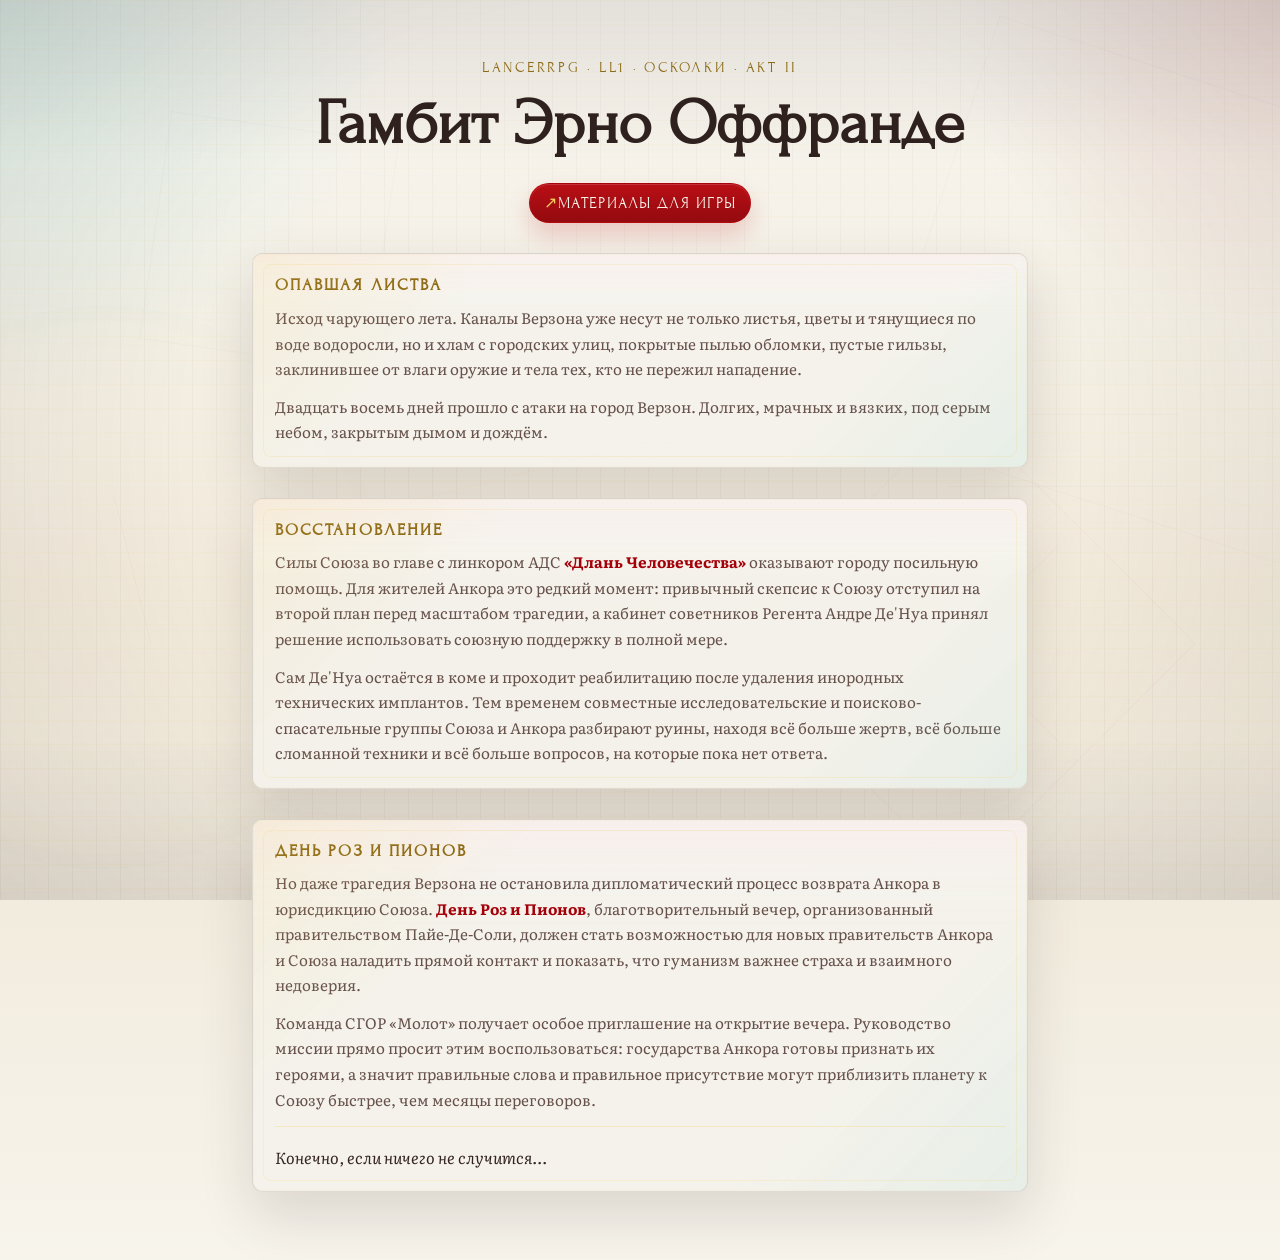
<file: t/p/oskolki-gambit/index.html>
<!DOCTYPE html>
<html lang="ru">
<head>
    <meta charset="utf-8">
    <meta name="viewport" content="width=device-width, initial-scale=1">
    <title>Осколки - Гамбит Эрно Оффранде</title>
    <meta name="description" content="Lancer//«Осколки - Гамбит Эрно Оффранде»">
    <link rel="preconnect" href="https://fonts.googleapis.com">
    <link rel="preconnect" href="https://fonts.gstatic.com" crossorigin>
    <link href="https://fonts.googleapis.com/css2?family=Forum&family=Literata:opsz,wght@7..72,400;7..72,500;7..72,600&display=swap" rel="stylesheet">
    <style>
        :root {
            --bg: #030711;
            --bg-soft: #07101d;
            --paper: rgba(8, 14, 25, 0.8);
            --paper-strong: rgba(9, 17, 31, 0.92);
            --text: #ecf8ff;
            --muted: #8ea6bc;
            --line: rgba(120, 226, 255, 0.16);
            --line-strong: rgba(120, 226, 255, 0.34);
            --accent: #81f3ff;
            --accent-hot: #ff5cb9;
            --accent-soft: rgba(19, 38, 60, 0.92);
            --shadow: 0 18px 40px rgba(0, 0, 0, 0.28);
            --radius: 3px;
            --radius-soft: 2px;
            --width: 760px;
        }

        * {
            box-sizing: border-box;
        }

        body {
            margin: 0;
            min-height: 100vh;
            font-family: "Exo 2", "Segoe UI", sans-serif;
            color: var(--text);
            background: linear-gradient(180deg, #02050b 0%, #040a13 100%);
            position: relative;
        }

        body::before {
            content: "";
            position: fixed;
            inset: 0;
            pointer-events: none;
            background:
                radial-gradient(circle at top left, rgba(34, 109, 196, 0.26), transparent 24%),
                radial-gradient(circle at top right, rgba(255, 92, 185, 0.12), transparent 20%),
                linear-gradient(180deg, rgba(2, 5, 11, 0.15) 0%, rgba(4, 10, 19, 0.15) 100%),
                linear-gradient(rgba(129, 243, 255, 0.04) 1px, transparent 1px),
                linear-gradient(90deg, rgba(129, 243, 255, 0.04) 1px, transparent 1px);
            background-size: auto, auto, auto, 40px 40px, 40px 40px;
            opacity: 0.72;
            z-index: 0;
        }

        img {
            display: block;
            max-width: 100%;
        }

        a {
            color: inherit;
        }

        .page {
            width: min(calc(100% - 24px), var(--width));
            margin: 0 auto;
            padding: 18px 0 36px;
            position: relative;
            z-index: 1;
        }

        .ambient-geometry {
            position: fixed;
            inset: 0;
            overflow: hidden;
            pointer-events: none;
            z-index: 0;
        }

        .geo {
            position: absolute;
            display: block;
            opacity: 0.34;
        }

        .geo-frame {
            top: 8%;
            right: -6vmax;
            width: 34vmax;
            height: 34vmax;
            border: 1px solid rgba(129, 243, 255, 0.22);
            box-shadow:
                inset 0 0 0 1px rgba(129, 243, 255, 0.1),
                0 0 28px rgba(129, 243, 255, 0.06);
            transform: rotate(18deg);
            animation: geoFloatA 26s ease-in-out infinite;
        }

        .geo-frame::before {
            content: "";
            position: absolute;
            inset: 10%;
            border: 1px solid rgba(129, 243, 255, 0.16);
        }

        .geo-ring {
            left: -14vmax;
            top: 34%;
            width: 44vmax;
            height: 44vmax;
            border-radius: 50%;
            border: 1px solid rgba(129, 243, 255, 0.22);
            box-shadow:
                inset 0 0 0 14px rgba(129, 243, 255, 0.04),
                inset 0 0 0 40px rgba(129, 243, 255, 0.025),
                0 0 36px rgba(129, 243, 255, 0.04);
            animation: geoSpin 42s linear infinite;
        }

        .geo-diamond {
            right: 12%;
            bottom: 10%;
            width: 26vmax;
            height: 26vmax;
            border: 1px solid rgba(255, 92, 185, 0.24);
            transform: rotate(45deg);
            animation: geoFloatB 22s ease-in-out infinite;
        }

        .geo-diamond::before,
        .geo-diamond::after {
            content: "";
            position: absolute;
            background: rgba(255, 92, 185, 0.24);
        }

        .geo-diamond::before {
            inset: 50% 8% auto 8%;
            height: 1px;
        }

        .geo-diamond::after {
            inset: 8% auto 8% 50%;
            width: 1px;
        }

        .geo-line {
            left: -10vmax;
            top: 56%;
            width: 82vmax;
            height: 1px;
            background: linear-gradient(90deg, transparent, rgba(129, 243, 255, 0.34), transparent);
            transform: rotate(-14deg);
            animation: geoSweep 18s ease-in-out infinite;
        }

        .geo-line::before {
            content: "";
            position: absolute;
            left: 24%;
            top: -6vmax;
            width: 1px;
            height: 12vmax;
            background: linear-gradient(180deg, transparent, rgba(129, 243, 255, 0.24), transparent);
        }

        .geo-gridbox {
            left: 12%;
            top: 14%;
            width: 18vmax;
            height: 18vmax;
            border: 1px solid rgba(129, 243, 255, 0.18);
            background-image:
                linear-gradient(rgba(129, 243, 255, 0.14) 1px, transparent 1px),
                linear-gradient(90deg, rgba(129, 243, 255, 0.14) 1px, transparent 1px);
            background-size: 2.6vmax 2.6vmax;
            transform: rotate(8deg);
            animation: geoFloatC 24s ease-in-out infinite;
        }

        .geo-gridbox::before {
            content: "";
            position: absolute;
            inset: -10%;
            border: 1px solid rgba(129, 243, 255, 0.08);
        }

        .geo-hex {
            left: 56%;
            top: 18%;
            width: 16vmax;
            height: 18vmax;
            border: 1px solid rgba(129, 243, 255, 0.2);
            clip-path: polygon(25% 6%, 75% 6%, 100% 50%, 75% 94%, 25% 94%, 0 50%);
            animation: geoPulse 20s ease-in-out infinite;
        }

        .geo-hex::before {
            content: "";
            position: absolute;
            inset: 14%;
            border: 1px solid rgba(129, 243, 255, 0.12);
            clip-path: polygon(25% 6%, 75% 6%, 100% 50%, 75% 94%, 25% 94%, 0 50%);
        }

        .geo-bars {
            right: 8%;
            top: 46%;
            width: 18vmax;
            height: 10vmax;
            background:
                linear-gradient(180deg,
                    rgba(255, 92, 185, 0.22) 0 1px,
                    transparent 1px 28%,
                    rgba(129, 243, 255, 0.22) 28% calc(28% + 1px),
                    transparent calc(28% + 1px) 56%,
                    rgba(255, 92, 185, 0.18) 56% calc(56% + 1px),
                    transparent calc(56% + 1px) 84%,
                    rgba(129, 243, 255, 0.18) 84% calc(84% + 1px),
                    transparent calc(84% + 1px));
            animation: geoFloatD 19s ease-in-out infinite;
        }

        .geo-crosshair {
            left: 42%;
            bottom: 12%;
            width: 14vmax;
            height: 14vmax;
            border-radius: 50%;
            border: 1px solid rgba(129, 243, 255, 0.18);
            animation: geoPulse 18s ease-in-out infinite;
        }

        .geo-crosshair::before,
        .geo-crosshair::after {
            content: "";
            position: absolute;
            background: rgba(129, 243, 255, 0.22);
        }

        .geo-crosshair::before {
            inset: 50% 12% auto 12%;
            height: 1px;
        }

        .geo-crosshair::after {
            inset: 12% auto 12% 50%;
            width: 1px;
        }

        .stack {
            display: grid;
            gap: 12px;
        }

        .card {
            background: var(--paper);
            border: 1px solid var(--line);
            border-radius: var(--radius);
            box-shadow: var(--shadow);
            -webkit-backdrop-filter: blur(10px);
            backdrop-filter: blur(10px);
            position: relative;
            overflow: hidden;
            box-shadow:
                0 18px 40px rgba(0, 0, 0, 0.28),
                inset 0 0 0 1px rgba(129, 243, 255, 0.04);
        }

        .card::before {
            content: "";
            position: absolute;
            inset: 0;
            background: linear-gradient(135deg, rgba(129, 243, 255, 0.08), transparent 28%, transparent 72%, rgba(255, 92, 185, 0.05));
            pointer-events: none;
        }

        .card::after {
            content: "";
            position: absolute;
            inset: 8px;
            border: 1px solid rgba(129, 243, 255, 0.05);
            border-radius: var(--radius-soft);
            pointer-events: none;
        }

        .hero {
            background: var(--paper-strong);
        }

        .hero img {
            aspect-ratio: 16 / 9;
            object-fit: cover;
        }

        .hero-body,
        .section {
            padding: 18px;
        }

        .hero-top {
            display: flex;
            justify-content: space-between;
            align-items: flex-start;
            gap: 12px;
            margin-bottom: 10px;
        }

        .eyebrow {
            margin: 0;
            font-family: "Jura", sans-serif;
            font-size: 0.74rem;
            letter-spacing: 0.14em;
            text-transform: uppercase;
            color: var(--accent);
        }

        h1,
        h2,
        h3 {
            margin: 0;
            line-height: 1.08;
            letter-spacing: -0.03em;
            font-family: "Jura", sans-serif;
            text-transform: uppercase;
        }

        h1 {
            font-size: clamp(1.45rem, 3vw, 2.35rem);
        }

        h2 {
            font-size: 1.04rem;
            margin-bottom: 12px;
        }

        h3 {
            font-size: 0.76rem;
            letter-spacing: 0.12em;
            color: var(--accent);
            margin-bottom: 8px;
        }

        p {
            margin: 0;
            line-height: 1.5;
            color: var(--muted);
            font-size: 0.98rem;
        }

        p + p {
            margin-top: 12px;
        }

        .lead {
            margin-top: 14px;
            color: var(--text);
            font-size: 1.02rem;
        }

        .meta {
            display: flex;
            flex-wrap: wrap;
            gap: 8px;
            margin-top: 14px;
        }

        .hero-link {
            display: inline-flex;
            align-items: center;
            justify-content: center;
            gap: 10px;
            padding: 10px 14px;
            border: 1px solid rgba(129, 243, 255, 0.62);
            border-radius: var(--radius-soft);
            background:
                linear-gradient(90deg, rgba(129, 243, 255, 0.14), rgba(255, 92, 185, 0.12)),
                rgba(11, 22, 39, 0.94);
            color: var(--text);
            font-family: "Jura", sans-serif;
            font-size: 0.82rem;
            letter-spacing: 0.1em;
            text-transform: uppercase;
            text-decoration: none;
            box-shadow:
                0 0 0 1px rgba(129, 243, 255, 0.08) inset,
                0 0 24px rgba(129, 243, 255, 0.12);
            transition: transform 140ms ease, border-color 140ms ease, box-shadow 140ms ease, background 140ms ease;
        }

        .hero-link::before {
            content: "↗";
            font-size: 1rem;
            line-height: 1;
            color: var(--accent);
        }

        .hero-link:hover,
        .hero-link:focus-visible {
            transform: translateY(-1px);
            border-color: rgba(129, 243, 255, 0.9);
            background:
                linear-gradient(90deg, rgba(129, 243, 255, 0.2), rgba(255, 92, 185, 0.16)),
                rgba(11, 22, 39, 0.98);
            box-shadow:
                0 0 0 1px rgba(129, 243, 255, 0.12) inset,
                0 0 30px rgba(129, 243, 255, 0.18);
            outline: none;
        }

        .pill {
            padding: 6px 10px;
            border-radius: var(--radius-soft);
            border: 1px solid var(--line-strong);
            background: var(--accent-soft);
            color: var(--accent);
            font-family: "Jura", sans-serif;
            font-size: 0.72rem;
            letter-spacing: 0.08em;
            text-transform: uppercase;
            white-space: nowrap;
        }

        .player-indicator {
            display: inline-flex;
            align-items: center;
        }

        .player-icons {
            display: inline-flex;
            align-items: center;
            gap: 4px;
        }

        .player-icon {
            width: 15px;
            height: 15px;
            flex: 0 0 15px;
        }

        .player-icon.filled {
            fill: var(--accent);
            opacity: 0.95;
        }

        .player-icon.outline {
            fill: none;
            stroke: var(--accent);
            stroke-width: 1.7;
            opacity: 0.8;
        }

        .feedback-grid {
            display: grid;
            grid-template-columns: 1.2fr 1fr 1fr;
            gap: 12px;
            align-items: stretch;
        }

        .feedback-copy {
            display: flex;
            align-items: center;
            min-height: 100%;
        }

        .feedback-copy p {
            color: var(--text);
            font-size: 1.06rem;
        }

        .feedback-link {
            display: flex;
            align-items: center;
            justify-content: center;
            gap: 10px;
            min-height: 100%;
            padding: 18px 16px;
            border: 1px solid var(--line-strong);
            border-radius: var(--radius-soft);
            background:
                linear-gradient(135deg, rgba(129, 243, 255, 0.12), rgba(255, 92, 185, 0.08)),
                rgba(11, 22, 39, 0.82);
            color: var(--text);
            font-family: "Jura", sans-serif;
            font-size: 0.86rem;
            letter-spacing: 0.1em;
            text-transform: uppercase;
            text-decoration: none;
            text-align: center;
            box-shadow:
                inset 0 0 0 1px rgba(129, 243, 255, 0.06),
                0 0 18px rgba(129, 243, 255, 0.08);
            transition: transform 140ms ease, border-color 140ms ease, box-shadow 140ms ease, background 140ms ease;
        }

        .feedback-link svg {
            width: 18px;
            height: 18px;
            flex: 0 0 18px;
            fill: currentColor;
        }

        .feedback-link:hover,
        .feedback-link:focus-visible {
            transform: translateY(-1px);
            border-color: rgba(129, 243, 255, 0.78);
            background:
                linear-gradient(135deg, rgba(129, 243, 255, 0.18), rgba(255, 92, 185, 0.12)),
                rgba(11, 22, 39, 0.92);
            box-shadow:
                inset 0 0 0 1px rgba(129, 243, 255, 0.1),
                0 0 24px rgba(129, 243, 255, 0.12);
            outline: none;
        }

        .story-sections {
            display: grid;
            gap: 14px;
        }

        .story-section + .story-section {
            padding-top: 14px;
            border-top: 1px solid rgba(120, 226, 255, 0.1);
        }

        .story-section p {
            font-size: 0.95rem;
        }

        .accent {
            color: var(--text);
            font-weight: 700;
        }

        .quote {
            padding: 15px 16px;
            border-left: 2px solid var(--accent-hot);
            border-radius: var(--radius-soft);
            background: rgba(255, 92, 185, 0.05);
            box-shadow: inset 0 0 0 1px rgba(255, 92, 185, 0.06);
            color: var(--text);
        }

        .quote strong {
            display: block;
            margin-bottom: 8px;
            font-family: "Jura", sans-serif;
            font-size: 0.76rem;
            letter-spacing: 0.12em;
            text-transform: uppercase;
            color: var(--accent);
        }

        @keyframes geoFloatA {
            0%, 100% {
                transform: translate3d(0, 0, 0) rotate(18deg);
            }
            50% {
                transform: translate3d(-1.6vw, 1.2vh, 0) rotate(23deg);
            }
        }

        @keyframes geoFloatB {
            0%, 100% {
                transform: translate3d(0, 0, 0) rotate(45deg) scale(1);
                opacity: 0.18;
            }
            50% {
                transform: translate3d(1.2vw, -1.8vh, 0) rotate(50deg) scale(1.04);
                opacity: 0.28;
            }
        }

        @keyframes geoSpin {
            from {
                transform: rotate(0deg);
            }
            to {
                transform: rotate(360deg);
            }
        }

        @keyframes geoFloatC {
            0%, 100% {
                transform: translate3d(0, 0, 0) rotate(8deg);
            }
            50% {
                transform: translate3d(-1vw, 1.6vh, 0) rotate(3deg);
            }
        }

        @keyframes geoFloatD {
            0%, 100% {
                transform: translate3d(0, 0, 0);
                opacity: 0.28;
            }
            50% {
                transform: translate3d(1.6vw, -1vh, 0);
                opacity: 0.42;
            }
        }

        @keyframes geoPulse {
            0%, 100% {
                transform: scale(1);
                opacity: 0.22;
            }
            50% {
                transform: scale(1.04);
                opacity: 0.4;
            }
        }

        @keyframes geoSweep {
            0%, 100% {
                transform: translate3d(0, 0, 0) rotate(-14deg);
                opacity: 0.12;
            }
            50% {
                transform: translate3d(2vw, -1vh, 0) rotate(-10deg);
                opacity: 0.24;
            }
        }



        .eyebrow {
            margin-top: 5px
        }

        :root {
            --bg: #f4f2ea;
            --bg-soft: #eadfc7;
            --paper: rgba(244, 242, 235, 0.9);
            --paper-strong: rgba(247, 245, 238, 0.96);
            --text: #342421;
            --muted: #66514b;
            --line: rgba(58, 41, 39, 0.12);
            --line-strong: rgba(181, 0, 8, 0.28);
            --accent: #7fd8d0;
            --accent-hot: #b7000d;
            --accent-soft: rgba(127, 216, 208, 0.14);
            --shadow: 0 24px 54px rgba(58, 41, 39, 0.18);
            --radius: 10px;
            --radius-soft: 8px;
            --width: 820px;
        }

        body {
            font-family: "Literata", Georgia, serif;
            background:
                radial-gradient(circle at top left, rgba(127, 216, 208, 0.34), transparent 22%),
                radial-gradient(circle at top right, rgba(181, 0, 8, 0.12), transparent 18%),
                linear-gradient(180deg, #f4f1e8 0%, #eee5d2 48%, #f7f4ec 100%);
            color: var(--text);
        }

        body::before {
            background:
                radial-gradient(circle at 18% 20%, rgba(127, 216, 208, 0.2), transparent 0 18%),
                radial-gradient(circle at 82% 14%, rgba(181, 0, 8, 0.12), transparent 0 16%),
                linear-gradient(180deg, rgba(255, 255, 255, 0.35), rgba(255, 255, 255, 0.08)),
                repeating-linear-gradient(90deg, rgba(58, 41, 39, 0.045) 0 1px, transparent 1px 24px),
                repeating-linear-gradient(180deg, rgba(244, 204, 92, 0.08) 0 1px, transparent 1px 24px);
            background-size: auto, auto, auto, auto, auto;
            opacity: 1;
        }

        body::after {
            content: "";
            position: fixed;
            inset: 0;
            pointer-events: none;
            z-index: 0;
            background:
                linear-gradient(180deg, rgba(58, 41, 39, 0.1), transparent 18%, transparent 82%, rgba(58, 41, 39, 0.08)),
                radial-gradient(circle at center, transparent 58%, rgba(58, 41, 39, 0.08) 100%);
        }

        .ambient-geometry {
            opacity: 0.88;
        }

        .geo {
            opacity: 0.16;
            mix-blend-mode: multiply;
        }

        .geo-frame,
        .geo-gridbox,
        .geo-hex,
        .geo-crosshair {
            border-color: rgba(58, 41, 39, 0.14);
            box-shadow: none;
        }

        .geo-ring {
            border-color: rgba(127, 216, 208, 0.28);
            box-shadow:
                inset 0 0 0 14px rgba(127, 216, 208, 0.04),
                inset 0 0 0 40px rgba(244, 204, 92, 0.035);
        }

        .geo-diamond {
            border-color: rgba(181, 0, 8, 0.18);
        }

        .geo-diamond::before,
        .geo-diamond::after,
        .geo-crosshair::before,
        .geo-crosshair::after,
        .geo-line::before {
            background: rgba(181, 0, 8, 0.18);
        }

        .geo-line {
            background: linear-gradient(90deg, transparent, rgba(244, 204, 92, 0.38), transparent);
        }

        .geo-bars {
            background:
                linear-gradient(180deg,
                    rgba(181, 0, 8, 0.18) 0 1px,
                    transparent 1px 28%,
                    rgba(127, 216, 208, 0.22) 28% calc(28% + 1px),
                    transparent calc(28% + 1px) 56%,
                    rgba(58, 41, 39, 0.14) 56% calc(56% + 1px),
                    transparent calc(56% + 1px) 84%,
                    rgba(244, 204, 92, 0.2) 84% calc(84% + 1px),
                    transparent calc(84% + 1px));
        }

        .page {
            padding: 28px 0 46px;
        }

        .card {
            background:
                linear-gradient(180deg, rgba(255, 255, 255, 0.52), transparent 28%),
                var(--paper);
            border: 1px solid rgba(58, 41, 39, 0.14);
            border-radius: var(--radius);
            box-shadow:
                0 24px 54px rgba(58, 41, 39, 0.14),
                inset 0 0 0 1px rgba(244, 204, 92, 0.08);
        }

        .card::before {
            background:
                linear-gradient(135deg, rgba(244, 204, 92, 0.13), transparent 26%, transparent 74%, rgba(127, 216, 208, 0.12)),
                linear-gradient(180deg, rgba(181, 0, 8, 0.035), transparent 20%);
        }

        .card::after {
            inset: 10px;
            border: 1px solid rgba(244, 204, 92, 0.18);
            border-radius: var(--radius-soft);
        }

        .hero {
            background:
                linear-gradient(180deg, rgba(58, 41, 39, 0.06), transparent 14%),
                var(--paper-strong);
        }

        .hero img {
            border-bottom: 1px solid rgba(58, 41, 39, 0.14);
            filter: saturate(0.94) contrast(1.02);
        }

        .hero-body,
        .section {
            padding: 22px;
        }

        .hero-top {
            margin-bottom: 14px;
        }

        .eyebrow {
            color: #8c6b16;
            font-family: "Forum", Georgia, serif;
            font-size: 0.95rem;
            letter-spacing: 0.18em;
        }

        h1,
        h2,
        h3 {
            font-family: "Forum", Georgia, serif;
            text-transform: none;
            letter-spacing: 0;
            color: var(--text);
        }

        h1 {
            font-size: clamp(2.35rem, 5vw, 4.35rem);
            line-height: 0.92;
            color: #2f211e;
        }

        h2 {
            font-size: 1.8rem;
            margin-bottom: 16px;
            color: #432d29;
        }

        h3 {
            font-size: 1.08rem;
            letter-spacing: 0.12em;
            text-transform: uppercase;
            color: #8c6b16;
            margin-bottom: 10px;
        }

        p {
            color: var(--muted);
            font-size: 1rem;
            line-height: 1.68;
        }

        .lead {
            margin-top: 18px;
            color: #3e2c28;
            font-size: 1.07rem;
            line-height: 1.7;
        }

        .meta {
            gap: 10px;
            margin-top: 18px;
        }

        .hero-link {
            border: 1px solid rgba(181, 0, 8, 0.5);
            border-radius: 999px;
            background:
                linear-gradient(180deg, rgba(181, 0, 8, 0.94), rgba(143, 0, 6, 0.96));
            color: #f7f3e9;
            font-family: "Forum", Georgia, serif;
            font-size: 1rem;
            letter-spacing: 0.08em;
            box-shadow:
                0 12px 24px rgba(181, 0, 8, 0.18),
                inset 0 1px 0 rgba(255, 255, 255, 0.14);
        }

        .hero-link.downtine {
            background:
                linear-gradient(180deg, rgba(100, 0, 181, 0.94), rgba(74, 0, 143, 0.96));
            border: 1px solid rgba(54, 0, 181, 0.5);
        }

        .hero-link::before {
            color: #f4cc5c;
        }

        .hero-link:hover,
        .hero-link:focus-visible {
            border-color: rgba(181, 0, 8, 0.78);
            background:
                linear-gradient(180deg, rgba(197, 7, 17, 0.98), rgba(160, 0, 8, 0.98));
            box-shadow:
                0 16px 28px rgba(181, 0, 8, 0.22),
                inset 0 1px 0 rgba(255, 255, 255, 0.18);
        }

        .hero-link.downtine:hover,
        .hero-link.downtine:focus-visible {
            border-color: rgba(94, 0, 181, 0.78);
            background:
                linear-gradient(180deg, rgba(105, 7, 197, 0.98), rgba(35, 0, 160, 0.98));
            box-shadow:
                0 16px 28px rgba(181, 0, 8, 0.22),
                inset 0 1px 0 rgba(255, 255, 255, 0.18);
        }

        .pill {
            border: 1px solid rgba(244, 204, 92, 0.44);
            border-radius: 999px;
            background:
                linear-gradient(180deg, rgba(244, 204, 92, 0.28), rgba(244, 204, 92, 0.18)),
                rgba(255, 255, 255, 0.55);
            color: #4a3724;
            font-family: "Forum", Georgia, serif;
            font-size: 0.93rem;
            letter-spacing: 0.08em;
            text-transform: uppercase;
        }

        .player-icon.filled {
            fill: #b7000d;
        }

        .player-icon.outline {
            stroke: #7fd8d0;
        }

        .story-section + .story-section {
            padding-top: 18px;
            border-top: 1px solid rgba(244, 204, 92, 0.28);
        }

        .accent {
            color: #a4000a;
            font-weight: 700;
        }

        .quote {
            border-left: 3px solid #b7000d;
            background:
                linear-gradient(135deg, rgba(244, 204, 92, 0.15), rgba(127, 216, 208, 0.08)),
                rgba(255, 255, 255, 0.48);
            box-shadow: inset 0 0 0 1px rgba(181, 0, 8, 0.08);
            color: #3d2b28;
        }

        .quote strong {
            color: #8c6b16;
            font-family: "Forum", Georgia, serif;
            font-size: 1rem;
            letter-spacing: 0.12em;
        }

        .feedback-copy p {
            color: #3b2a27;
            font-size: 1.14rem;
        }

        .feedback-link {
            border: 1px solid rgba(58, 41, 39, 0.14);
            border-radius: 999px;
            background:
                linear-gradient(135deg, rgba(127, 216, 208, 0.22), rgba(244, 204, 92, 0.18)),
                rgba(255, 255, 255, 0.72);
            color: #432d29;
            font-family: "Forum", Georgia, serif;
            font-size: 1rem;
            letter-spacing: 0.08em;
            box-shadow:
                inset 0 0 0 1px rgba(244, 204, 92, 0.08),
                0 12px 24px rgba(58, 41, 39, 0.08);
        }

        .feedback-link:hover,
        .feedback-link:focus-visible {
            border-color: rgba(181, 0, 8, 0.28);
            background:
                linear-gradient(135deg, rgba(127, 216, 208, 0.3), rgba(244, 204, 92, 0.24)),
                rgba(255, 255, 255, 0.85);
            box-shadow:
                inset 0 0 0 1px rgba(244, 204, 92, 0.12),
                0 16px 28px rgba(58, 41, 39, 0.1);
        }

        @media (max-width: 760px) {
            body::before {
                opacity: 0.42;
            }

            .ambient-geometry {
                opacity: 0.62;
            }

            .page {
                width: min(calc(100% - 16px), var(--width));
                padding-top: 12px;
                padding-bottom: 24px;
            }

            .hero-body,
            .section {
                padding: 14px;
            }

            .hero-top {
                flex-direction: column;
                align-items: stretch;
            }

            .hero-link {
                width: 100%;
            }

            .card {
                -webkit-backdrop-filter: none;
                backdrop-filter: none;
            }

            .feedback-grid {
                grid-template-columns: 1fr;
            }
        }

        @media (prefers-reduced-motion: reduce) {
            .geo {
                animation: none !important;
            }
        }
    </style>
</head>
<body>
    <div class="ambient-geometry" aria-hidden="true">
        <span class="geo geo-frame"></span>
        <span class="geo geo-ring"></span>
        <span class="geo geo-diamond"></span>
        <span class="geo geo-line"></span>
        <span class="geo geo-gridbox"></span>
        <span class="geo geo-hex"></span>
        <span class="geo geo-bars"></span>
        <span class="geo geo-crosshair"></span>
    </div>
    <main class="page stack">

            
    <div class="hero-body">
        <div class="hero-top">
            <p class="eyebrow" style="text-align: center; display: block; width: 100%;">LancerRPG · LL1 · Осколки · АКТ II</p>
        </div>
        <h1 style="text-align: center;">Гамбит Эрно Оффранде</h1>
        <div class="hero-links" style="text-align: center;">
            <!-- <a class="hero-link downtine" style="margin-top: 30px; display: inline-block;" href="./downtime/">Действия Отдыха</a> -->
            <a class="hero-link" style="margin-top: 30px; display: inline-block;" href="https://drive.google.com/drive/folders/1FY-PPEJWnDE_-qnaJfG_YVrJhIrRQ1kw?usp=sharing" target="_blank" rel="noopener noreferrer">Материалы для игры</a>
        </div>


        <section class="card section" style="margin-top: 30px;">
            <div class="story-sections">
                <div class="story-section">
                    <h3>Опавшая Листва</h3>
                    <p>
                        Исход чарующего лета. Каналы Верзона уже несут не только листья, цветы и тянущиеся по воде водоросли, но и
                        хлам с городских улиц, покрытые пылью обломки, пустые гильзы, заклинившее от влаги оружие
                        и тела тех, кто не пережил нападение.
                    </p>
                    <p>
                        Двадцать восемь дней прошло с атаки на город Верзон. Долгих, мрачных и вязких, под серым небом, закрытым дымом и дождём.
                    </p>
                </div>
            </div>
        </section>

        <section class="card section" style="margin-top: 30px;">
            <div class="story-sections">
                <div class="story-section">
                    <h3>Восстановление</h3>
                    <p>
                        Силы Союза во главе с линкором АДС <span class="accent"> «Длань Человечества»</span> оказывают городу посильную помощь.
                        Для жителей Анкора это редкий момент: привычный скепсис к Союзу отступил на второй план перед масштабом трагедии,
                        а кабинет советников Регента Андре Де'Нуа принял решение использовать союзную поддержку в полной мере.
                    </p>
                    <p>
                        Сам Де'Нуа остаётся в коме и проходит реабилитацию после удаления инородных технических имплантов.
                        Тем временем совместные исследовательские и поисково-спасательные группы Союза и Анкора разбирают руины,
                        находя всё больше жертв, всё больше сломанной техники и всё больше вопросов, на которые пока нет ответа.
                    </p>
                </div>
            </div>
        </section>

        <section class="card section" style="margin-top: 30px; ">
            <div class="story-sections">
                <div class="story-section">
                    <h3>День Роз И Пионов</h3>
                    <p>
                        Но даже трагедия Верзона не остановила дипломатический процесс возврата Анкора в юрисдикцию Союза.
                        <span class="accent">День Роз и Пионов</span>, благотворительный вечер, организованный правительством Пайе-Де-Соли,
                        должен стать возможностью для новых правительств Анкора и Союза наладить прямой контакт и показать, что гуманизм
                        важнее страха и взаимного недоверия.
                    </p>
                    <p>
                        Команда СГОР «Молот» получает особое приглашение на открытие вечера. Руководство миссии прямо просит этим воспользоваться:
                        государства Анкора готовы признать их героями, а значит правильные слова и правильное присутствие могут приблизить
                        планету к Союзу быстрее, чем месяцы переговоров.
                    </p>
                </div>
                <div class="story-section">
                    <i>Конечно, если ничего не случится...</i>
                </div>
            </div>
        </section>


        <!-- <img src="../../../assets/banners/announce-oskolki-ancor.webp" alt="Баннер игры Осколки - Гамбит"> --> 

            
    </main>
</body>
</html>
</file>
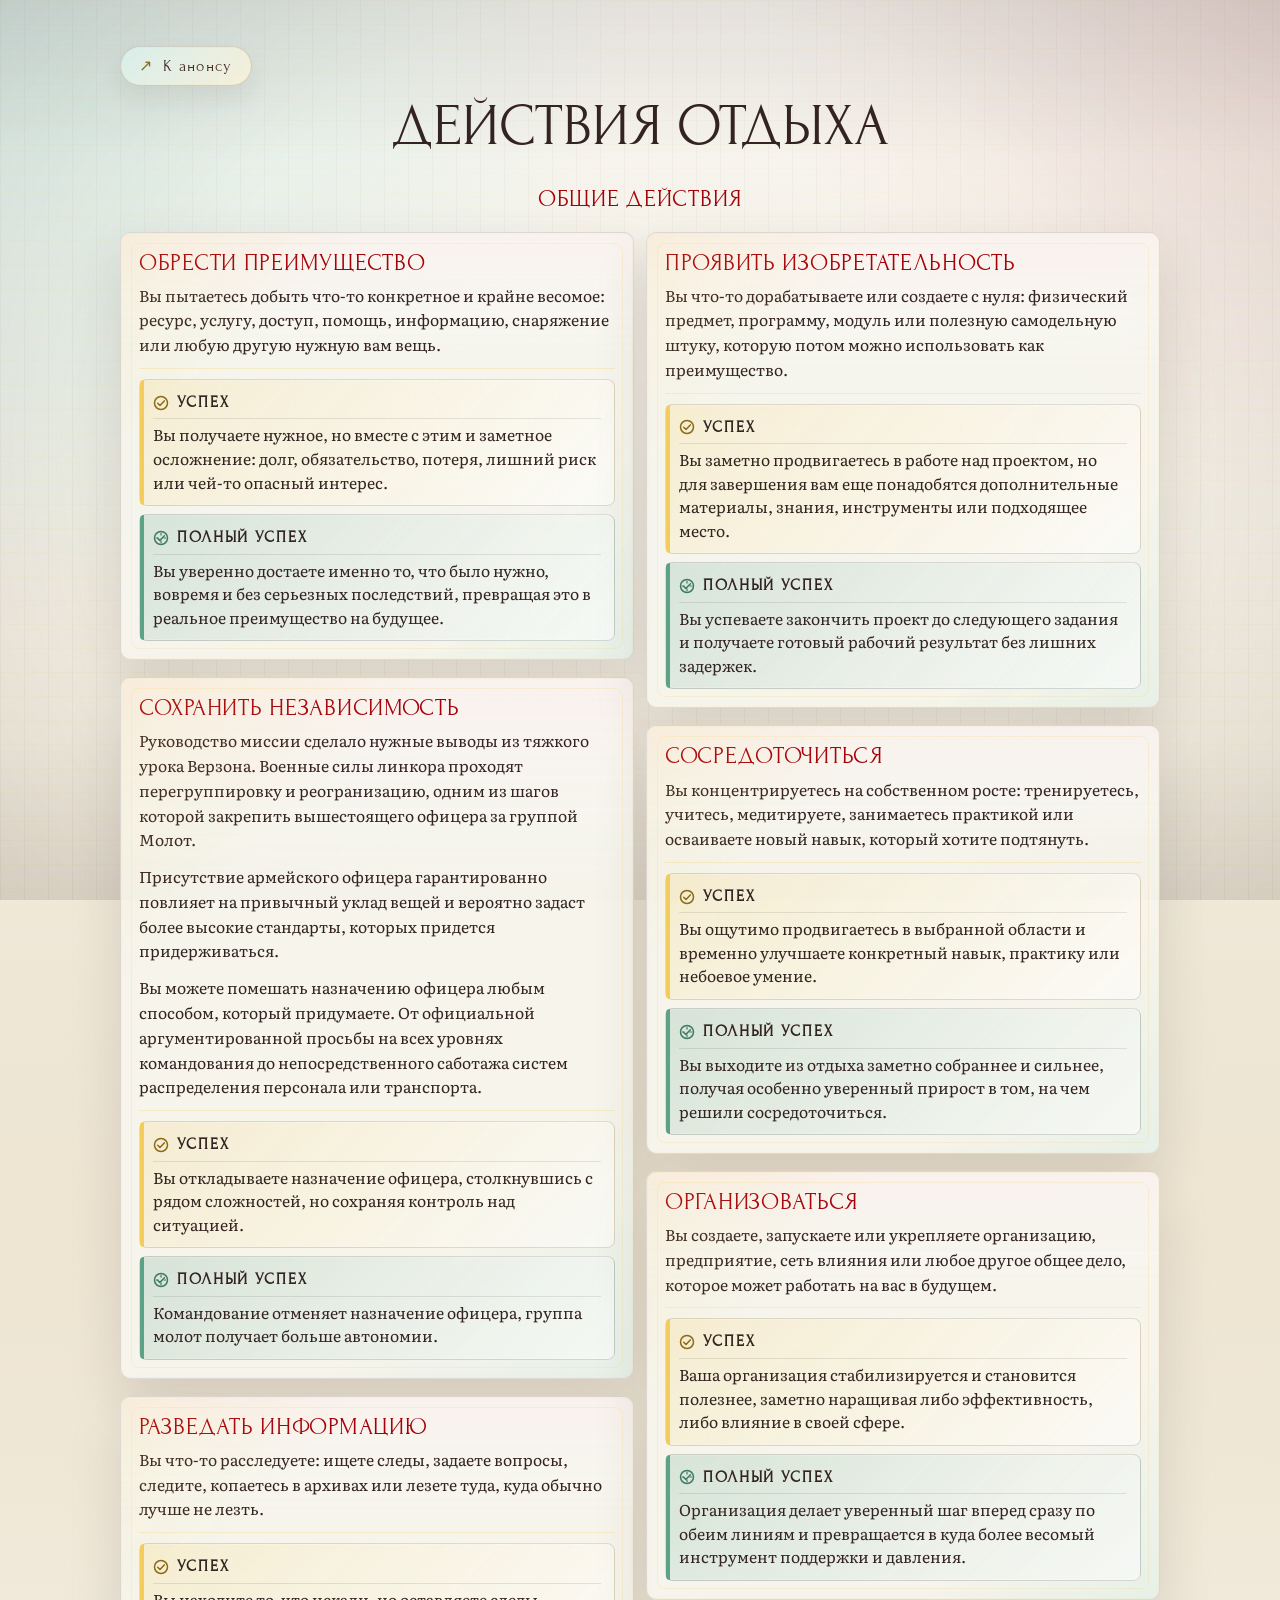
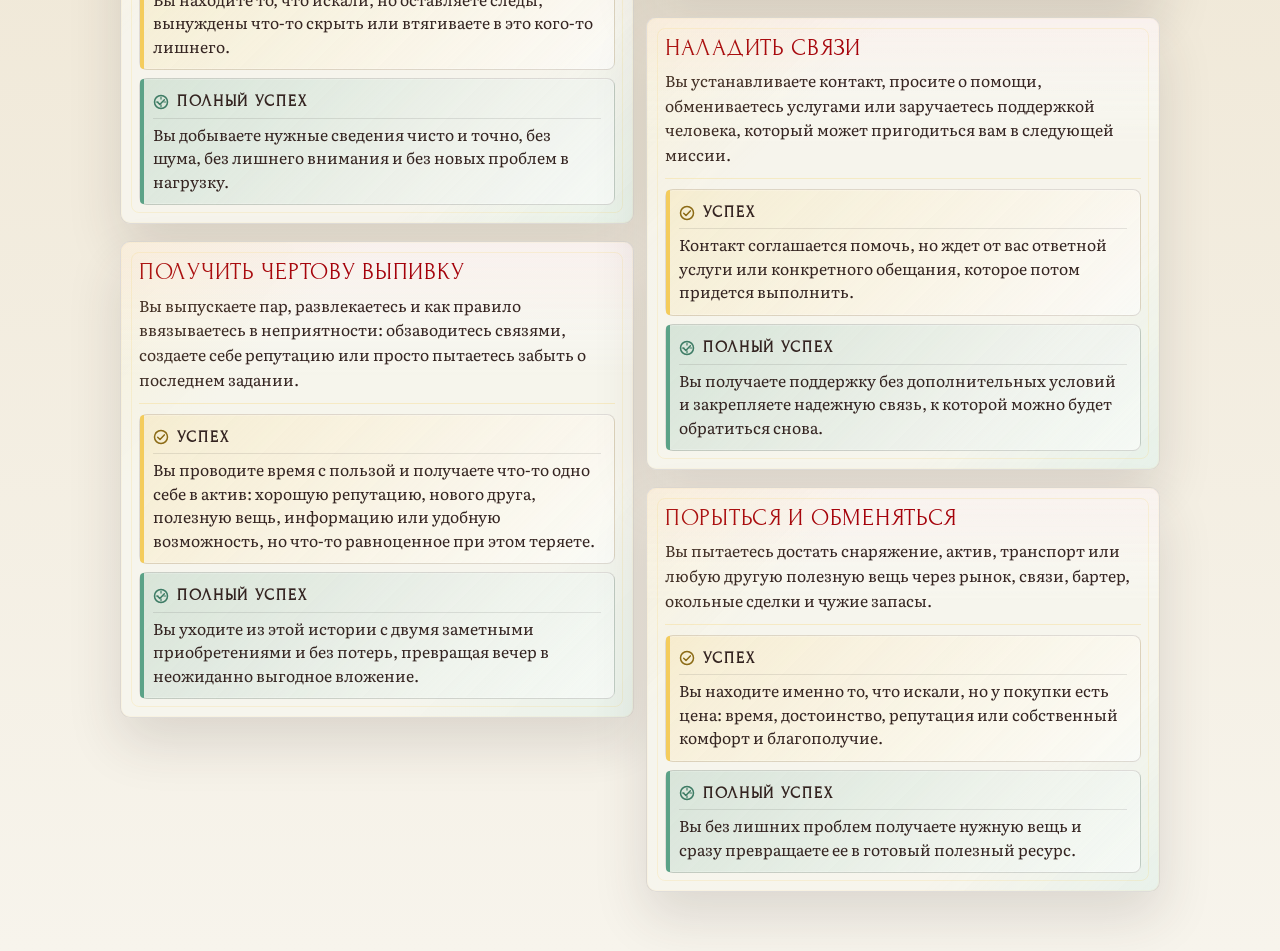
<file: t/p/oskolki-gambit/downtime/index.html>
<!DOCTYPE html>
<html lang="ru">
<head>
    <meta charset="utf-8">
    <meta name="viewport" content="width=device-width, initial-scale=1">
    <title>Осколки - Действия отдыха</title>
    <meta name="description" content="Памятка по действиям отдыха для Осколков: Гамбит Эрно Оффранде.">
    <link rel="preconnect" href="https://fonts.googleapis.com">
    <link rel="preconnect" href="https://fonts.gstatic.com" crossorigin>
    <link href="https://fonts.googleapis.com/css2?family=Forum&family=Literata:opsz,wght@7..72,400;7..72,500;7..72,600&display=swap" rel="stylesheet">
    <style>
        :root {
            --bg: #f4f1e8;
            --bg-soft: #eee5d2;
            --paper: rgba(247, 245, 238, 0.9);
            --paper-strong: rgba(250, 248, 242, 0.96);
            --text: #342421;
            --muted: #65504a;
            --line: rgba(58, 41, 39, 0.14);
            --line-strong: rgba(181, 0, 8, 0.26);
            --accent: #7fd8d0;
            --accent-hot: #b7000d;
            --accent-gold: #f4cc5c;
            --shadow: 0 24px 54px rgba(58, 41, 39, 0.14);
            --radius: 10px;
            --radius-soft: 8px;
            --width: 1040px;
        }

        * {
            box-sizing: border-box;
        }

        body {
            margin: 0;
            min-height: 100vh;
            font-family: "Literata", Georgia, serif;
            color: var(--text);
            background:
                radial-gradient(circle at top left, rgba(127, 216, 208, 0.34), transparent 22%),
                radial-gradient(circle at top right, rgba(181, 0, 8, 0.12), transparent 18%),
                linear-gradient(180deg, var(--bg) 0%, var(--bg-soft) 48%, #f7f4ec 100%);
            position: relative;
        }

        body::before {
            content: "";
            position: fixed;
            inset: 0;
            pointer-events: none;
            z-index: 0;
            background:
                radial-gradient(circle at 18% 20%, rgba(127, 216, 208, 0.2), transparent 0 18%),
                radial-gradient(circle at 82% 14%, rgba(181, 0, 8, 0.12), transparent 0 16%),
                linear-gradient(180deg, rgba(255, 255, 255, 0.35), rgba(255, 255, 255, 0.08)),
                repeating-linear-gradient(90deg, rgba(58, 41, 39, 0.045) 0 1px, transparent 1px 24px),
                repeating-linear-gradient(180deg, rgba(244, 204, 92, 0.08) 0 1px, transparent 1px 24px);
        }

        body::after {
            content: "";
            position: fixed;
            inset: 0;
            pointer-events: none;
            z-index: 0;
            background:
                linear-gradient(180deg, rgba(58, 41, 39, 0.1), transparent 18%, transparent 82%, rgba(58, 41, 39, 0.08)),
                radial-gradient(circle at center, transparent 58%, rgba(58, 41, 39, 0.08) 100%);
        }

        a {
            color: inherit;
        }

        .page {
            width: min(calc(100% - 24px), var(--width));
            margin: 0 auto;
            padding: 28px 0 42px;
            position: relative;
            z-index: 1;
        }

        .stack {
            display: grid;
            gap: 12px;
        }

        .card {
            position: relative;
            overflow: hidden;
            background:
                linear-gradient(180deg, rgba(255, 255, 255, 0.52), transparent 28%),
                var(--paper);
            border: 1px solid var(--line);
            border-radius: var(--radius);
            box-shadow:
                var(--shadow),
                inset 0 0 0 1px rgba(244, 204, 92, 0.08);
        }

        .card::before {
            content: "";
            position: absolute;
            inset: 0;
            pointer-events: none;
            background:
                linear-gradient(135deg, rgba(244, 204, 92, 0.13), transparent 26%, transparent 74%, rgba(127, 216, 208, 0.12)),
                linear-gradient(180deg, rgba(181, 0, 8, 0.035), transparent 20%);
        }

        .card::after {
            content: "";
            position: absolute;
            inset: 10px;
            border: 1px solid rgba(244, 204, 92, 0.18);
            border-radius: var(--radius-soft);
            pointer-events: none;
        }

        .hero,
        .action-card {
            padding: 18px;
        }

        .eyebrow {
            margin: 0 0 10px;
            color: #8c6b16;
            font-family: "Forum", Georgia, serif;
            font-size: 0.95rem;
            letter-spacing: 0.18em;
            text-transform: uppercase;
        }

        h1,
        h2 {
            margin: 0;
            font-family: "Forum", Georgia, serif;
            font-weight: 400;
            color: var(--text);
        }

        h1 {
            font-size: clamp(2.2rem, 4.6vw, 4rem);
            line-height: 0.96;
            text-transform: uppercase;
            
        }

        h2 {
            font-size: 1.5rem;
            line-height: 0.96;
            color: #a4000a;
            text-transform: uppercase;
            letter-spacing: 0.03em;
            margin-bottom: 10px;
        }

        p {
            margin: 0;
            color: var(--muted);
            font-size: 1rem;
            line-height: 1.64;
        }

        p + p,
        p + ul,
        ul + p {
            margin-top: 12px;
        }

        .hero-actions {
            display: flex;
            flex-wrap: wrap;
            gap: 10px;
            margin-top: 18px;
        }

        .hero-link {
            display: inline-flex;
            align-items: center;
            justify-content: center;
            gap: 10px;
            padding: 10px 18px;
            border: 1px solid rgba(181, 0, 8, 0.5);
            border-radius: 999px;
            background: linear-gradient(180deg, rgba(181, 0, 8, 0.94), rgba(143, 0, 6, 0.96));
            color: #f7f3e9;
            font-family: "Forum", Georgia, serif;
            font-size: 1rem;
            letter-spacing: 0.08em;
            text-decoration: none;
            box-shadow:
                0 12px 24px rgba(181, 0, 8, 0.18),
                inset 0 1px 0 rgba(255, 255, 255, 0.14);
            transition: transform 140ms ease, box-shadow 140ms ease, border-color 140ms ease;
        }

        .hero-link.secondary {
            border-color: rgba(58, 41, 39, 0.16);
            background:
                linear-gradient(135deg, rgba(127, 216, 208, 0.22), rgba(244, 204, 92, 0.18)),
                rgba(255, 255, 255, 0.72);
            color: #432d29;
            box-shadow:
                inset 0 0 0 1px rgba(244, 204, 92, 0.08),
                0 12px 24px rgba(58, 41, 39, 0.08);
        }

        .hero-link::before {
            content: "↗";
            color: var(--accent-gold);
            font-size: 1rem;
            line-height: 1;
        }

        .hero-link.secondary::before {
            color: #8c6b16;
        }

        .hero-link:hover,
        .hero-link:focus-visible {
            transform: translateY(-1px);
            box-shadow:
                0 16px 28px rgba(181, 0, 8, 0.22),
                inset 0 1px 0 rgba(255, 255, 255, 0.18);
            outline: none;
        }

        .hero-link.secondary:hover,
        .hero-link.secondary:focus-visible {
            box-shadow:
                inset 0 0 0 1px rgba(244, 204, 92, 0.12),
                0 16px 28px rgba(58, 41, 39, 0.1);
        }

        .actions-list {
            column-width: 420px;
            column-gap: 12px;
        }

        .action-card {
            display: inline-block;
            width: 100%;
            margin: 0 0 12px;
            break-inside: avoid;
            -webkit-column-break-inside: avoid;
            page-break-inside: avoid;
        }

        .action-card p,
        .action-card li {
            font-size: 0.98rem;
        }

        .action-intro {
            margin-bottom: 10px;
            padding-bottom: 10px;
            border-bottom: 1px solid rgba(244, 204, 92, 0.28);
        }

        .action-intro p {
            color: var(--text);
            line-height: 1.58;
        }

        .action-flow {
            display: grid;
            gap: 8px;
        }

        .step-block {
            position: relative;
            padding: 11px 13px;
            border: 1px solid var(--line);
            border-radius: var(--radius-soft);
            background: rgba(255, 255, 255, 0.52);
            box-shadow: inset 0 0 0 1px rgba(255, 255, 255, 0.18);
        }

        .step-block::before {
            content: "";
            position: absolute;
            left: 0;
            top: 0;
            bottom: 0;
            width: 4px;
            border-radius: 8px 0 0 8px;
            background: var(--block-accent, var(--accent-gold));
        }

        .step-label {
            margin: 0 0 4px;
            padding: 0 0 4px;
            font-family: "Forum", Georgia, serif;
            font-size: 0.94rem;
            letter-spacing: 0.12em;
            text-transform: uppercase;
            color: var(--block-title, #8c6b16);
            font-weight: bold;
            border-bottom: 1px solid rgba(20, 20, 20, 0.1);
            display: flex;
            align-items: center;
            gap: 8px;
        }

        .step-label + p {
            margin-top: 0px;
        }

        .step-label::before {
            content: "";
            width: 16px;
            height: 16px;
            flex: 0 0 16px;
            background-repeat: no-repeat;
            background-position: center;
            background-size: 16px 16px;
        }

        .step-block p {
            color: var(--text);
            line-height: 1.5;
        }

        .step-fail {
            --block-accent: #b7000d;
            --block-title: #9c1018;
            background: linear-gradient(135deg, rgba(183, 0, 13, 0.12), rgba(255, 255, 255, 0.52));
        }

        .step-fail .step-label::before {
            background-image: url("data:image/svg+xml,%3Csvg xmlns='http://www.w3.org/2000/svg' viewBox='0 0 16 16' fill='none'%3E%3Ccircle cx='8' cy='8' r='6.5' stroke='%239c1018' stroke-width='1.5'/%3E%3Cpath d='M5.2 5.2L10.8 10.8M10.8 5.2L5.2 10.8' stroke='%239c1018' stroke-width='1.5' stroke-linecap='round'/%3E%3C/svg%3E");
        }

        .step-success {
            --block-accent: #f4cc5c;
            --block-title: #8c6b16;
            background: linear-gradient(135deg, rgba(244, 204, 92, 0.18), rgba(255, 255, 255, 0.52));
        }

        .step-success .step-label::before {
            background-image: url("data:image/svg+xml,%3Csvg xmlns='http://www.w3.org/2000/svg' viewBox='0 0 16 16' fill='none'%3E%3Ccircle cx='8' cy='8' r='6.5' stroke='%238c6b16' stroke-width='1.5'/%3E%3Cpath d='M4.7 8.2L7 10.5L11.3 5.9' stroke='%238c6b16' stroke-width='1.5' stroke-linecap='round' stroke-linejoin='round'/%3E%3C/svg%3E");
        }

        .step-critical {
            --block-accent: #5ba287;
            --block-title: #3e7c65;
            background: linear-gradient(135deg, rgba(91, 162, 135, 0.2), rgba(255, 255, 255, 0.52));
        }

        .step-critical .step-label::before {
            background-image: url("data:image/svg+xml,%3Csvg xmlns='http://www.w3.org/2000/svg' viewBox='0 0 16 16' fill='none'%3E%3Ccircle cx='8' cy='8' r='6.5' stroke='%233e7c65' stroke-width='1.5'/%3E%3Cpath d='M4.6 8.3L6.8 10.5L11.4 5.7' stroke='%233e7c65' stroke-width='1.5' stroke-linecap='round' stroke-linejoin='round'/%3E%3Cpath d='M8 3.2V5.1M12.8 8H10.9M8 12.8V10.9M3.2 8H5.1' stroke='%233e7c65' stroke-width='1.2' stroke-linecap='round'/%3E%3C/svg%3E");
        }

        @media (max-width: 760px) {
            .page {
                width: min(calc(100% - 16px), var(--width));
                padding: 14px 0 24px;
            }

            .hero,
            .action-card {
                padding: 14px;
            }

            .actions-list {
                column-width: auto;
                column-count: 1;
                column-gap: 0;
            }

            .hero-actions {
                flex-direction: column;
            }

            .hero-link {
                width: 100%;
            }
        }
    </style>
</head>
<body>
    <main class="page stack">


        <div class="hero-actions">
            <a class="hero-link secondary" href="../">К анонсу</a>
        </div>
        <div class="hero-copy">
            <h1 style="text-align: center; margin-bottom: 20px">Действия отдыха</h1>
        </div>

        <div class="hero-copy">
            <h2 style="text-align: center;">Общие действия</h2>
        </div>

        <section class="actions-list" aria-label="Список действий отдыха">
            <article class="card action-card">
                <h2>Обрести преимущество</h2>
                <div class="action-intro">
                    <p>Вы пытаетесь добыть что-то конкретное и крайне весомое: ресурс, услугу, доступ, помощь, информацию, снаряжение или любую другую нужную вам вещь.</p>
                </div>
                <div class="action-flow">
                    <section class="step-block step-success">
                        <p class="step-label">Успех</p>
                        <p>Вы получаете нужное, но вместе с этим и заметное осложнение: долг, обязательство, потеря, лишний риск или чей-то опасный интерес.</p>
                    </section>
                    <section class="step-block step-critical">
                        <p class="step-label">Полный успех</p>
                        <p>Вы уверенно достаете именно то, что было нужно, вовремя и без серьезных последствий, превращая это в реальное преимущество на будущее.</p>
                    </section>
                </div>
            </article>

            <article class="card action-card">
                <h2>Сохранить независимость</h2>
                <div class="action-intro">
                    <p>Руководство миссии сделало нужные выводы из тяжкого урока Верзона. Военные силы линкора проходят перегруппировку и реогранизацию, одним из шагов которой закрепить вышестоящего офицера за группой Молот.</p>
                    <p>Присутствие армейского офицера гарантированно повлияет на привычный уклад вещей и вероятно задаст более высокие стандарты, которых придется придерживаться.</p>
                    <p>Вы можете помешать назначению офицера любым способом, который придумаете. От официальной аргументированной просьбы на всех уровнях командования до непосредственного саботажа систем распределения персонала или транспорта.</p>
                </div>
                <div class="action-flow">
                    <section class="step-block step-success">
                        <p class="step-label">Успех</p>
                        <p>Вы откладываете назначение офицера, столкнувшись с рядом сложностей, но сохраняя контроль над ситуацией.</p>
                    </section>
                    <section class="step-block step-critical">
                        <p class="step-label">Полный успех</p>
                        <p>Командование отменяет назначение офицера, группа молот получает больше автономии.</p>
                    </section>
                </div>
            </article>

            <article class="card action-card">
                <h2>Разведать информацию</h2>
                <div class="action-intro">
                    <p>Вы что-то расследуете: ищете следы, задаете вопросы, следите, копаетесь в архивах или лезете туда, куда обычно лучше не лезть.</p>
                </div>
                <div class="action-flow">
                    <section class="step-block step-success">
                        <p class="step-label">Успех</p>
                        <p>Вы находите то, что искали, но оставляете следы, вынуждены что-то скрыть или втягиваете в это кого-то лишнего.</p>
                    </section>
                    <section class="step-block step-critical">
                        <p class="step-label">Полный успех</p>
                        <p>Вы добываете нужные сведения чисто и точно, без шума, без лишнего внимания и без новых проблем в нагрузку.</p>
                    </section>
                </div>
            </article>

            <article class="card action-card">
                <h2>Получить чертову выпивку</h2>
                <div class="action-intro">
                    <p>Вы выпускаете пар, развлекаетесь и как правило ввязываетесь в неприятности: обзаводитесь связями, создаете себе репутацию или просто пытаетесь забыть о последнем задании.</p>
                </div>
                <div class="action-flow">
                    <section class="step-block step-success">
                        <p class="step-label">Успех</p>
                        <p>Вы проводите время с пользой и получаете что-то одно себе в актив: хорошую репутацию, нового друга, полезную вещь, информацию или удобную возможность, но что-то равноценное при этом теряете.</p>
                    </section>
                    <section class="step-block step-critical">
                        <p class="step-label">Полный успех</p>
                        <p>Вы уходите из этой истории с двумя заметными приобретениями и без потерь, превращая вечер в неожиданно выгодное вложение.</p>
                    </section>
                </div>
            </article>

            <article class="card action-card">
                <h2>Проявить изобретательность</h2>
                <div class="action-intro">
                    <p>Вы что-то дорабатываете или создаете с нуля: физический предмет, программу, модуль или полезную самодельную штуку, которую потом можно использовать как преимущество.</p>
                </div>
                <div class="action-flow">
                    <section class="step-block step-success">
                        <p class="step-label">Успех</p>
                        <p>Вы заметно продвигаетесь в работе над проектом, но для завершения вам еще понадобятся дополнительные материалы, знания, инструменты или подходящее место.</p>
                    </section>
                    <section class="step-block step-critical">
                        <p class="step-label">Полный успех</p>
                        <p>Вы успеваете закончить проект до следующего задания и получаете готовый рабочий результат без лишних задержек.</p>
                    </section>
                </div>
            </article>

            <article class="card action-card">
                <h2>Сосредоточиться</h2>
                <div class="action-intro">
                    <p>Вы концентрируетесь на собственном росте: тренируетесь, учитесь, медитируете, занимаетесь практикой или осваиваете новый навык, который хотите подтянуть.</p>
                </div>
                <div class="action-flow">
                    <section class="step-block step-success">
                        <p class="step-label">Успех</p>
                        <p>Вы ощутимо продвигаетесь в выбранной области и временно улучшаете конкретный навык, практику или небоевое умение.</p>
                    </section>
                    <section class="step-block step-critical">
                        <p class="step-label">Полный успех</p>
                        <p>Вы выходите из отдыха заметно собраннее и сильнее, получая особенно уверенный прирост в том, на чем решили сосредоточиться.</p>
                    </section>
                </div>
            </article>

            <article class="card action-card">
                <h2>Организоваться</h2>
                <div class="action-intro">
                    <p>Вы создаете, запускаете или укрепляете организацию, предприятие, сеть влияния или любое другое общее дело, которое может работать на вас в будущем.</p>
                </div>
                <div class="action-flow">
                    <section class="step-block step-success">
                        <p class="step-label">Успех</p>
                        <p>Ваша организация стабилизируется и становится полезнее, заметно наращивая либо эффективность, либо влияние в своей сфере.</p>
                    </section>
                    <section class="step-block step-critical">
                        <p class="step-label">Полный успех</p>
                        <p>Организация делает уверенный шаг вперед сразу по обеим линиям и превращается в куда более весомый инструмент поддержки и давления.</p>
                    </section>
                </div>
            </article>

            <article class="card action-card">
                <h2>Наладить связи</h2>
                <div class="action-intro">
                    <p>Вы устанавливаете контакт, просите о помощи, обмениваетесь услугами или заручаетесь поддержкой человека, который может пригодиться вам в следующей миссии.</p>
                </div>
                <div class="action-flow">
                    <section class="step-block step-success">
                        <p class="step-label">Успех</p>
                        <p>Контакт соглашается помочь, но ждет от вас ответной услуги или конкретного обещания, которое потом придется выполнить.</p>
                    </section>
                    <section class="step-block step-critical">
                        <p class="step-label">Полный успех</p>
                        <p>Вы получаете поддержку без дополнительных условий и закрепляете надежную связь, к которой можно будет обратиться снова.</p>
                    </section>
                </div>
            </article>

            <article class="card action-card">
                <h2>Порыться и обменяться</h2>
                <div class="action-intro">
                    <p>Вы пытаетесь достать снаряжение, актив, транспорт или любую другую полезную вещь через рынок, связи, бартер, окольные сделки и чужие запасы.</p>
                </div>
                <div class="action-flow">
                    <section class="step-block step-success">
                        <p class="step-label">Успех</p>
                        <p>Вы находите именно то, что искали, но у покупки есть цена: время, достоинство, репутация или собственный комфорт и благополучие.</p>
                    </section>
                    <section class="step-block step-critical">
                        <p class="step-label">Полный успех</p>
                        <p>Вы без лишних проблем получаете нужную вещь и сразу превращаете ее в готовый полезный ресурс.</p>
                    </section>
                </div>
            </article>
        </section>
    </main>
</body>
</html>
</file>
